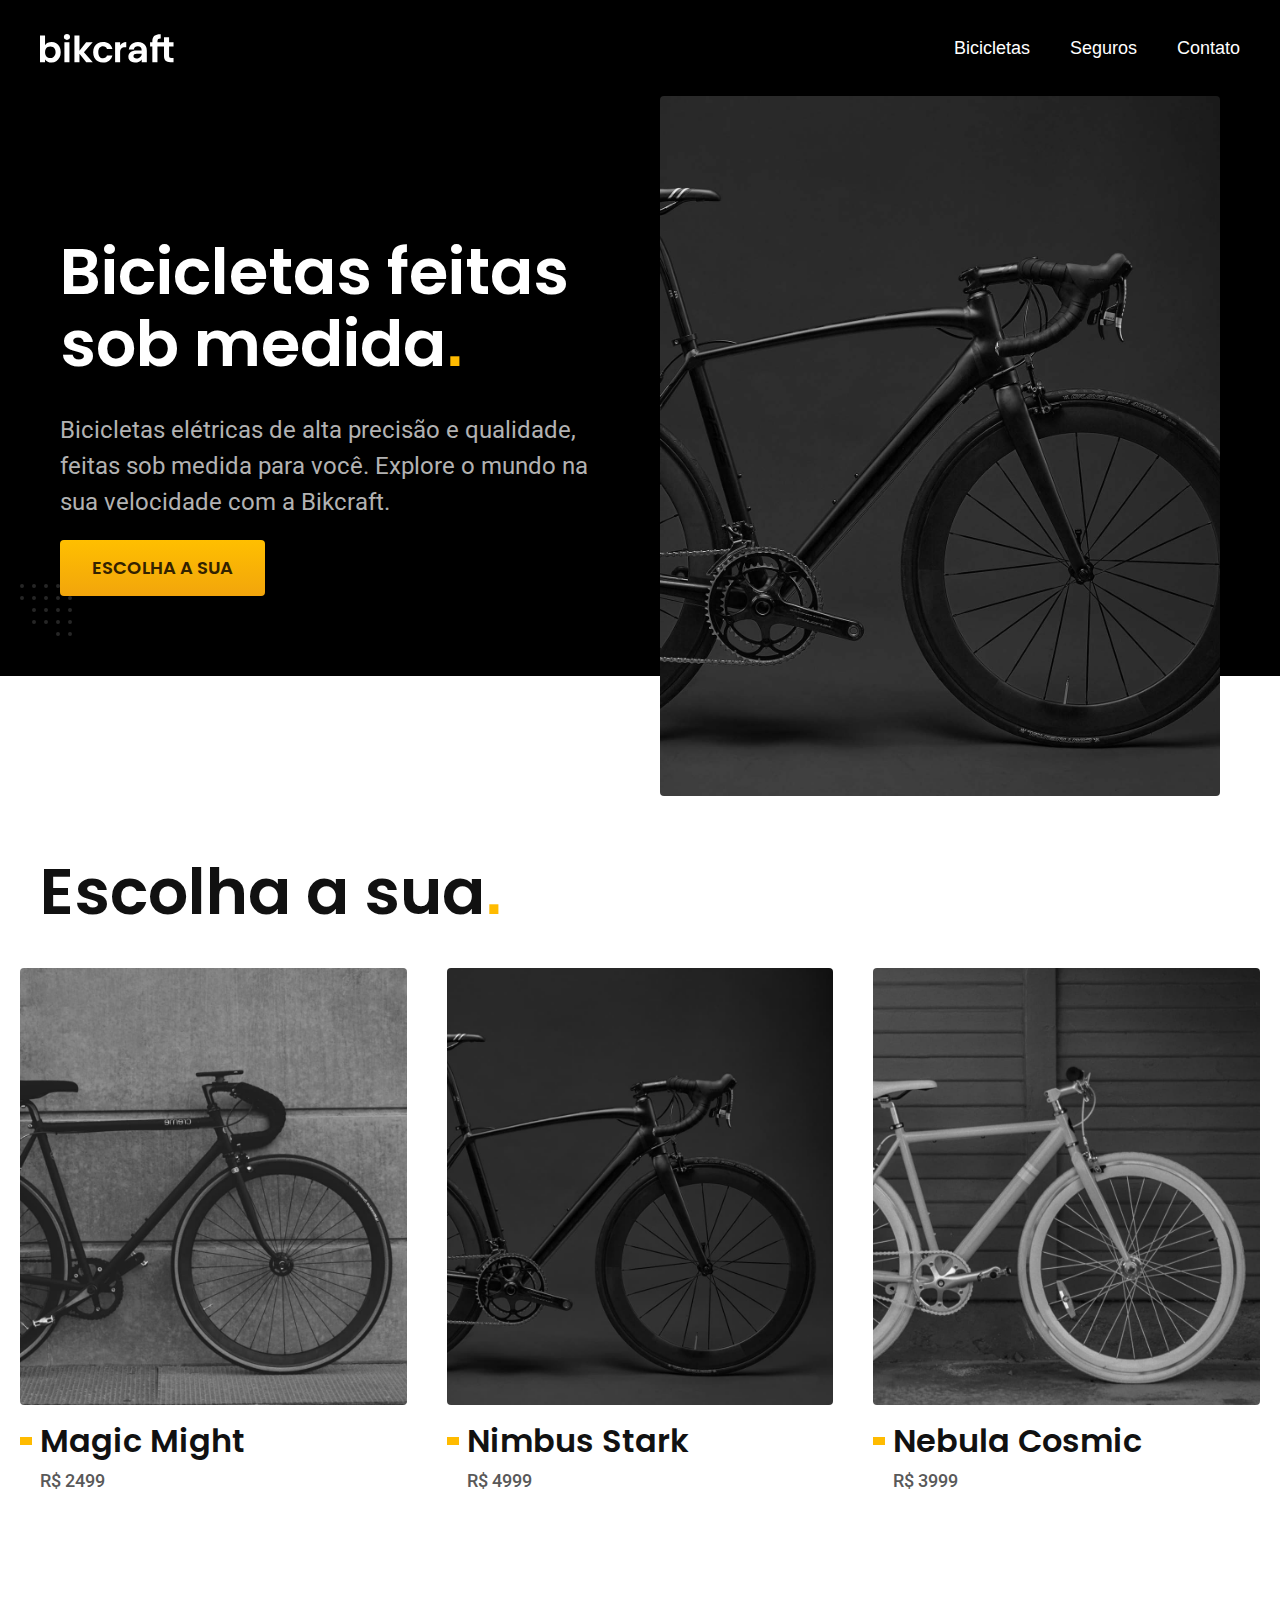
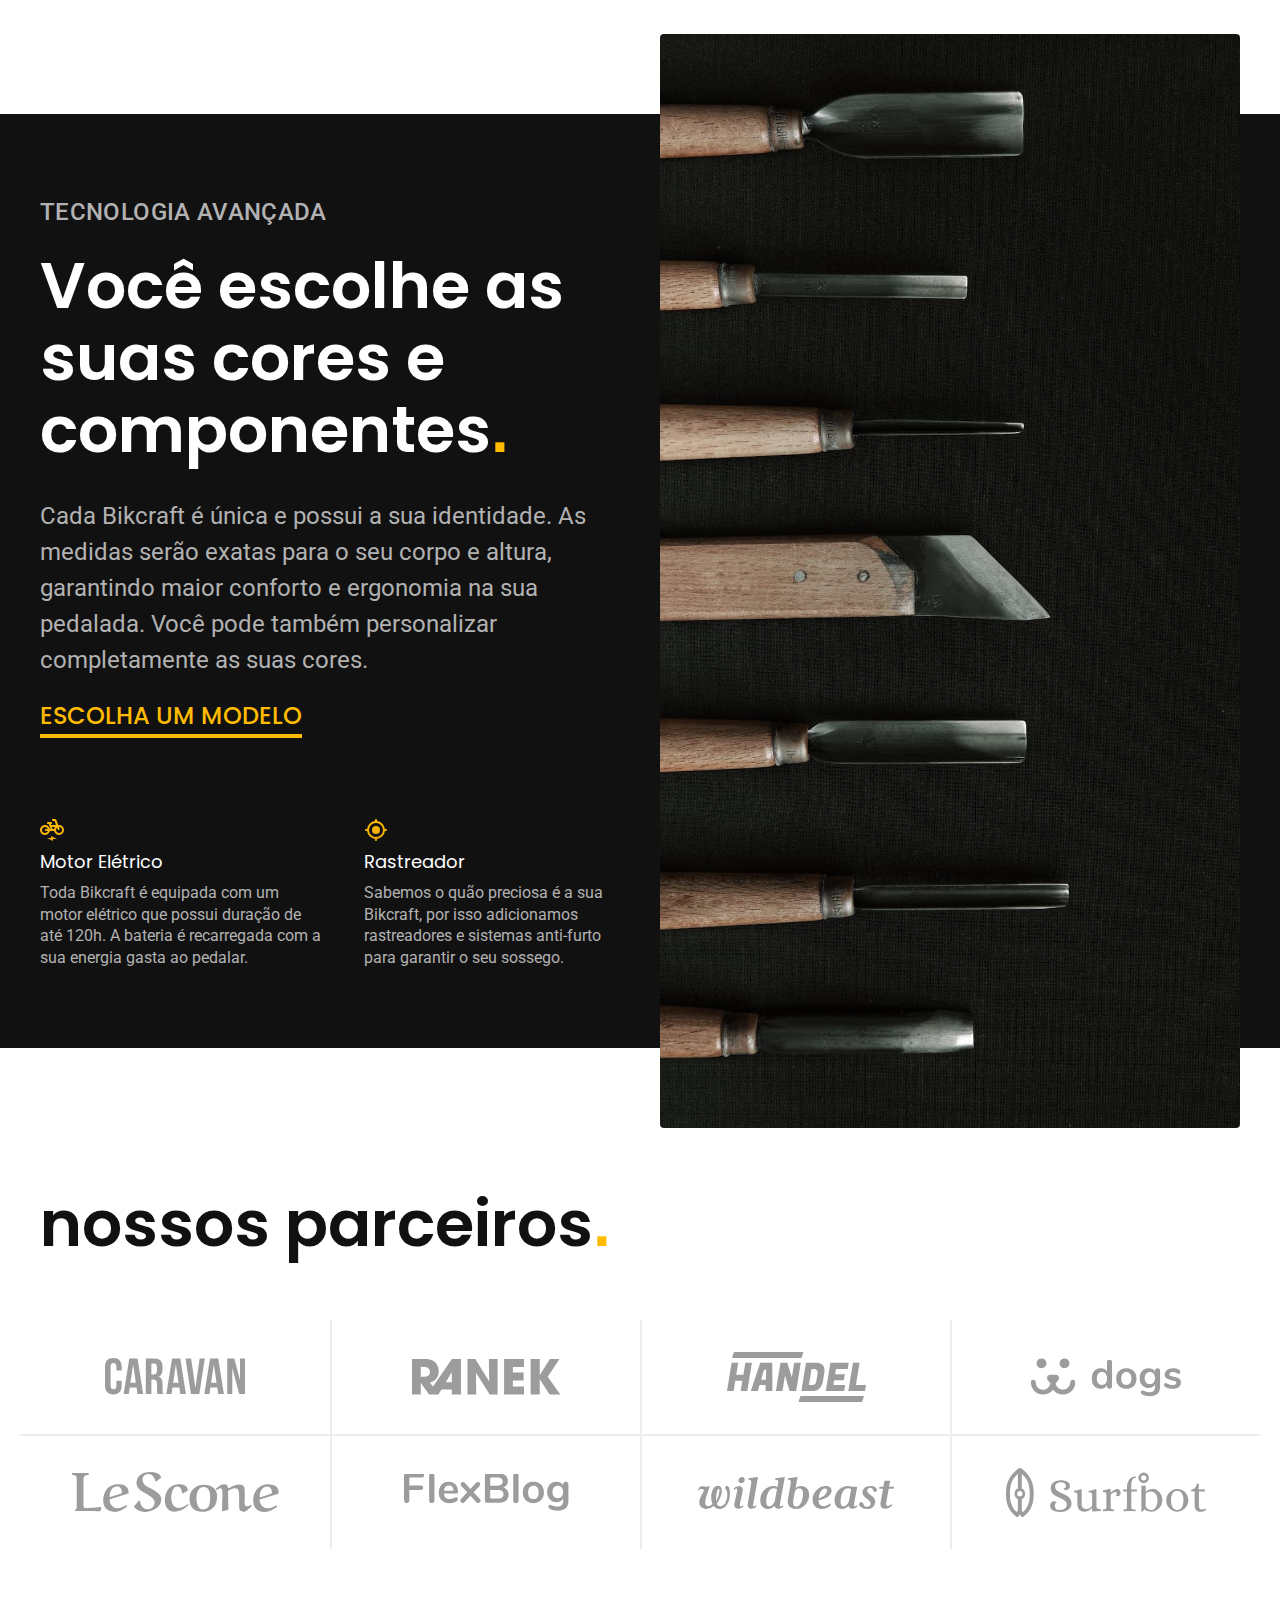
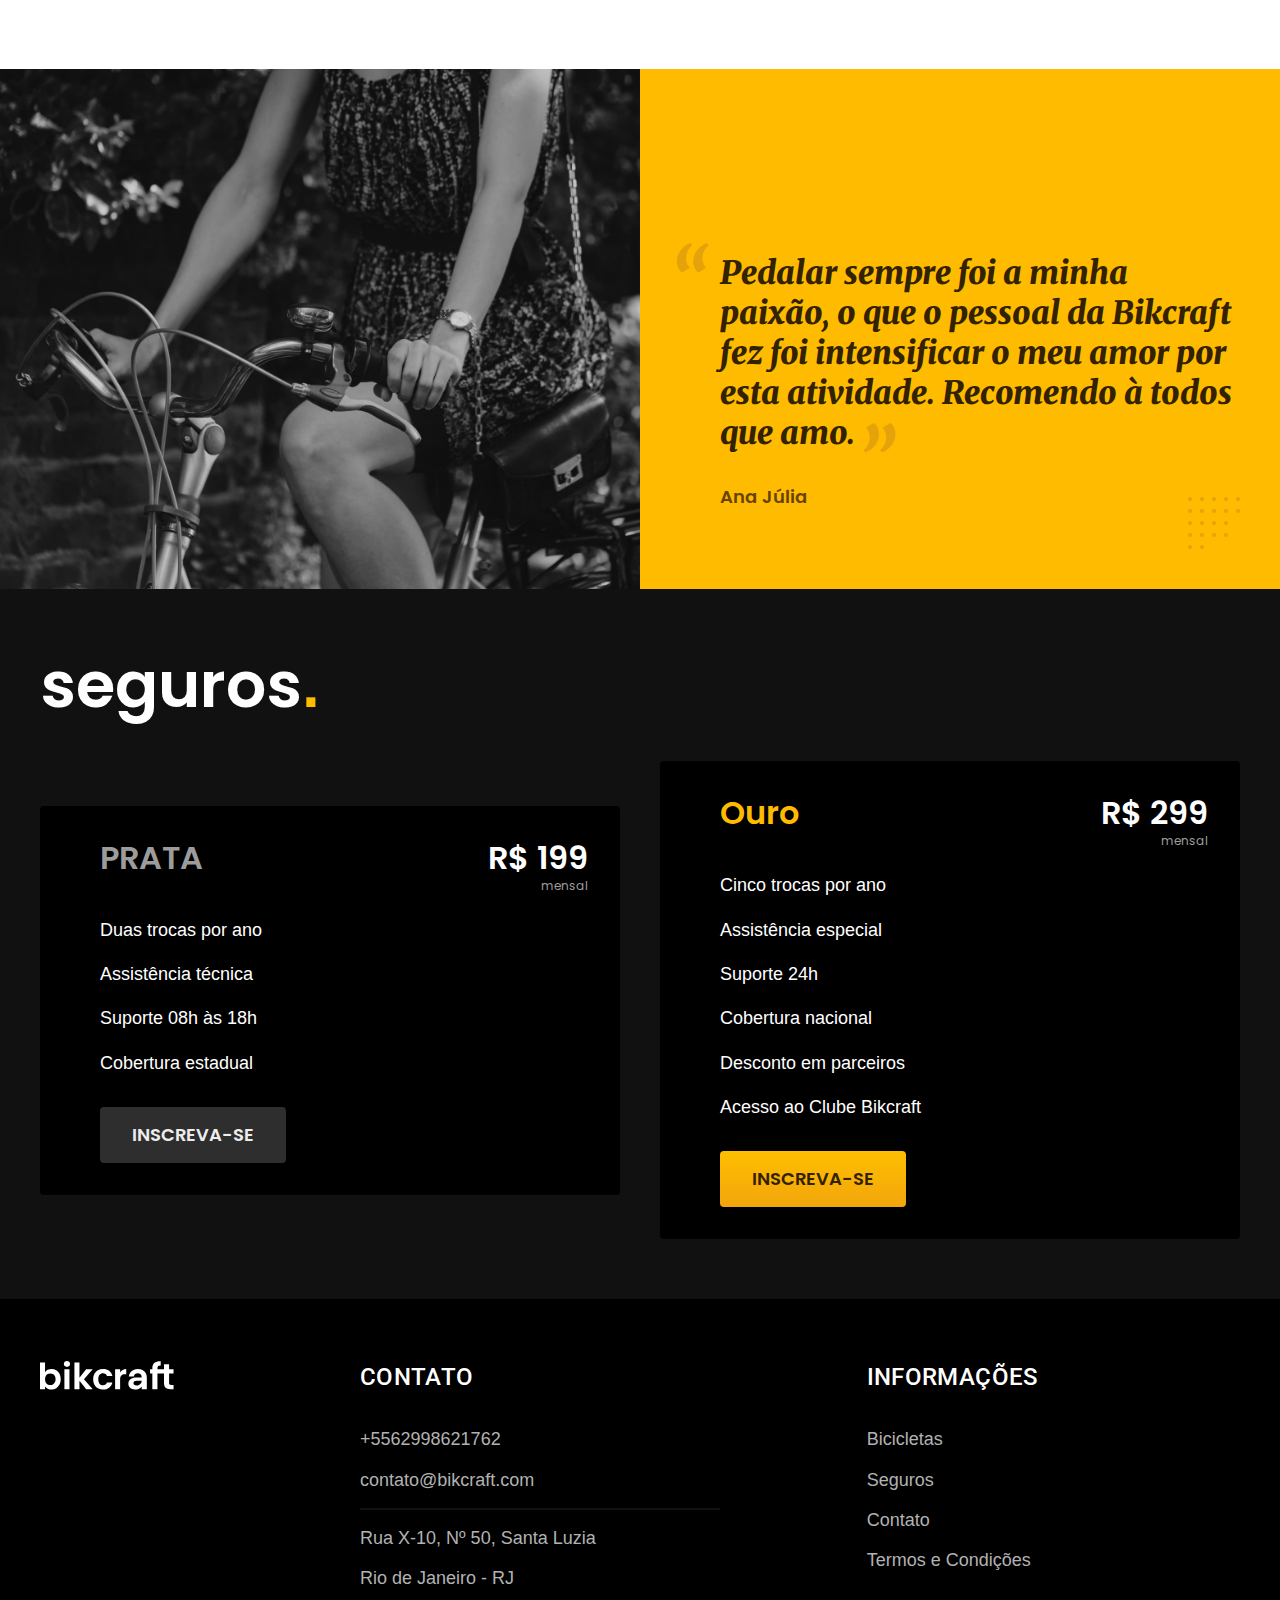
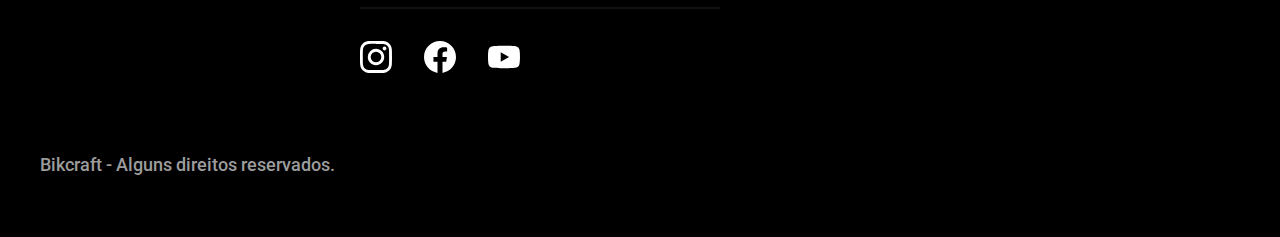
<file: index.html>
<!DOCTYPE html>
<html lang="pt-br">
<head>
  <meta charset="UTF-8">
  <meta name="viewport" content="width=device-width, initial-scale=1.0">
  <title>Bikcraft - Bicicletas Elétricas</title>
  <meta name="description" content="Bicicletas elétricas de alta precisão e qualidade, feitas sob medida para você. Explore o mundo na sua velocidade com a Bikcraft.">
  <link rel="preload" href="./css/style.css" as="style">
  <link rel="shortcut icon" href="./favicon.svg" type="image/svg+xml">
  <link rel="stylesheet" href="./css/style.css">
  <link rel="preconnect" href="https://fonts.googleapis.com">
  <link rel="preconnect" href="https://fonts.gstatic.com" crossorigin>
  <link href="https://fonts.googleapis.com/css2?family=Merriweather:ital,wght@1,900&family=Poppins:wght@400;600&family=Roboto:wght@400;500&display=swap" rel="stylesheet">
  <script>
    document.documentElement.classList.add('js')
  </script>
</head>
<body>
  <header class="header-bg">
    <div class="header container">
      <a href="./">
        <img src="./img/bikcraft.svg" alt="Logotipo Bikcraft">
      </a>
      <nav aria-label="primaria">
        <ul class="header-menu font-1-m cor-0">
          <li><a href="./bicicletas.html">Bicicletas</a></li>
          <li><a href="./seguros.html">Seguros</a></li>
          <li><a href="./contato.html">Contato</a></li>
        </ul>
      </nav>
    </div>
  </header>

  <main class="introducao-bg" data-anime="400">
    <div class="introducao container">
      <div class="introducao-conteudo">
        <h1 class="font-1-xxl  cor-0">Bicicletas feitas sob medida<span class="cor-p1">.</span></h1>
        <p class="font-2-l cor-5">Bicicletas elétricas de alta precisão e qualidade, feitas sob medida para você. Explore o mundo na sua velocidade com a Bikcraft.</p>
        <a class="botao" href="./bicicletas">Escolha a sua</a>
      </div>
      <div>
        <img src="./img/fotos/introducao.jpg" alt="Bicicleta Elétrica Preta">
      </div>
    </div>
  </main>

  <article class="bicicletas-lista">
    <h2 class="font-1-xxl container">Escolha a sua<span class="cor-p1">.</span></h2>

    <ul>
      <li>
        <a href="./bicicletas/magic.html">
          <img src="./img/bicicletas/magic-home.jpg" alt="Bicicleta Preta">
          <h3 class="font-1-xl">Magic Might</h3>
          <span class="font-2-m cor-8">R$ 2499</span>
        </a>
      </li>
      <li>
        <a href="./bicicletas/nimbus.html">
          <img src="./img/bicicletas/nimbus-home.jpg" alt="Bicicleta Preta">
          <h3 class="font-1-xl">Nimbus Stark</h3>
          <span class="font-2-m cor-8">R$ 4999</span>
        </a>
      </li>
      <li>
        <a href="./bicicletas/nebula.html">
          <img src="./img/bicicletas/nebula-home.jpg" alt="Bicicleta Preta">
          <h3 class="font-1-xl">Nebula Cosmic</h3>
          <span class="font-2-m cor-8">R$ 3999</span>
        </a>
      </li>
    </ul>
  </article>

  <article class="tecnologia-bg">
   <div class="tecnologia container">
    <div class="tecnologia-conteudo">
      <span class="font-2-l-b cor-5">Tecnologia Avançada</span>
      <h2 class="font-1-xxl cor-0">Você escolhe as suas cores e componentes<span class="cor-p1">.</span></h2>
      <p class="font-2-l cor-5">Cada Bikcraft é única e possui a sua identidade. As medidas serão exatas para o seu corpo e altura, garantindo maior conforto e ergonomia na sua pedalada. Você pode também personalizar completamente as suas cores.</p>
      <a class="link" href="./bicicletas.html/">escolha um modelo</a>
      <div class="tecnologia-vantagens">
        <div>
          <img src="./img/icones/eletrica.svg" alt="">
          <h3 class="font-1-m cor-0">Motor Elétrico</h3>
          <p class="font-2-s cor-5">Toda Bikcraft é equipada com um motor elétrico que possui duração de até 120h. A bateria é recarregada com a sua energia gasta ao pedalar.</p>
        </div>
        <div>
          <img src="./img/icones/rastreador.svg" alt="">
          <h3 class="font-1-m cor-0">Rastreador</h3>
          <p class="font-2-s cor-5">Sabemos o quão preciosa é a sua Bikcraft, por isso adicionamos rastreadores e sistemas anti-furto para garantir o seu sossego.</p>
        </div>
      </div>
    </div>

    <div class="tecnologia-imagem">
      <img src="./img/fotos/tecnologia.jpg" alt="">
    </div>
   </div>
  </article>

  <section class="parceiros" aria-label="Nossos Parceiros">
    <h2 class="font-1-xxl container">nossos parceiros<span class="cor-p1">.</span></h2>
    <ul>
      <li><img src="./img/parceiros/caravan.svg" alt="Caravan"></li>
      <li><img src="./img/parceiros/ranek.svg" alt="ranek.svg"></li>
      <li><img src="./img/parceiros/handel.svg" alt="handel.svg"></li>
      <li><img src="./img/parceiros/dogs.svg" alt="dogs.svg"></li>
      <li><img src="./img/parceiros/lescone.svg" alt="lescone.svg"></li>
      <li><img src="./img/parceiros/flexblog.svg" alt="flexblog.svg"></li>
      <li><img src="./img/parceiros/wildbeast.svg" alt="wildbeast.svg"></li>
      <li><img src="./img/parceiros/surfbot.svg" alt="surfbot.svg"></li>
    </ul>
  </section>

  <section class="depoimento" aria-label="depoimento">
    <div>
      <img src="./img/fotos/depoimento.jpg" alt="Mulher Pedalando Uma Bicicleta Bikcraft">
    </div>
    <div class="depoimento-conteudo">
      <blockquote class="font-1-xl cor-p5">
        <p>Pedalar sempre foi a minha paixão, o que o pessoal da Bikcraft fez foi intensificar o meu amor por esta atividade. Recomendo à todos que amo.</p>
      </blockquote>
      <span class="font-1-m-b cor-p4">Ana Júlia</span>
    </div>
  </section>

  <article class="seguros-bg">
    <div class="seguros container">
      <h2 class="font-1-xxl cor-0">seguros<span class="cor-p1">.</span></h2>
      <div class="seguros-item">
        <h3 class="font-1-xl cor-6">PRATA</h3>
        <span class="font-1-xl cor-0">R$ 199 <span class="font-1-xs cor-6">mensal</span></span>
        <ul class="font-2-m cor-0">
          <li>Duas trocas por ano</li>
          <li>Assistência técnica</li>
          <li>Suporte 08h às 18h</li>
          <li>Cobertura estadual</li>
        </ul>
        <a class="botao secundario" href="./orcamento.html">Inscreva-se</a>
      </div>

      <div class="seguros-item">
        <h3 class="font-1-xl cor-p1">Ouro</h3>
        <span class="font-1-xl cor-0">R$ 299 <span class="font-1-xs cor-6">mensal</span></span>
        <ul class="font-2-m cor-0">
          <li>Cinco trocas por ano</li>
          <li>Assistência especial</li>
          <li>Suporte 24h</li>
          <li>Cobertura nacional</li>
          <li>Desconto em parceiros</li>
          <li>Acesso ao Clube Bikcraft</li>
        </ul>
        <a class="botao" href="./orcamento.html">Inscreva-se</a>
      </div>
    </div>
  </article>

  <footer class="footer-bg">
    <div class="footer container">
      <img src="./img/bikcraft.svg" alt="">
      <div class="footer-contato">
        <h3 class="font-2-l-b cor-0">Contato</h3>
        <ul class="font-2-m cor-5">
          <li><a href="tel:+5562998621762">+5562998621762</a></li>
          <li><a href="mailto:contato@bikcraft.com">contato@bikcraft.com</a></li>
          <li>Rua X-10, Nº 50, Santa Luzia</li>
          <li>Rio de Janeiro - RJ</li>
        </ul>
        <div class="footer-redes">
          <a href="./">
            <img src="./img/redes/instagram.svg" alt="Instagram">
          </a>
          <a href="./">
            <img src="./img/redes/facebook.svg" alt="facebook">
          </a>
          <a href="./">
            <img src="./img/redes/youtube.svg" alt="Youtube">
          </a>
        </div>
      </div>
      <div class="footer-informacoes">
        <h3 class="font-2-l-b cor-0">Informações</h3>
        <nav>
          <ul class="font-1-m cor-5">
            <li><a href="./bicicletas.html">Bicicletas</a></li>
            <li><a href="./seguros.html">Seguros</a></li>
            <li><a href="./contato.html">Contato</a></li>
            <li><a href="./termos.html">Termos e Condições</a></li>
          </ul>
        </nav>
      </div>
      <p class="footer-copy font-2-m cor-6">Bikcraft - Alguns direitos reservados.</p>
    </div>
  </footer>

  <script src="./js/plugins/simple-anime.js"></script>
  <script src="./js/script.js"></script>
</body>
</html>
</file>
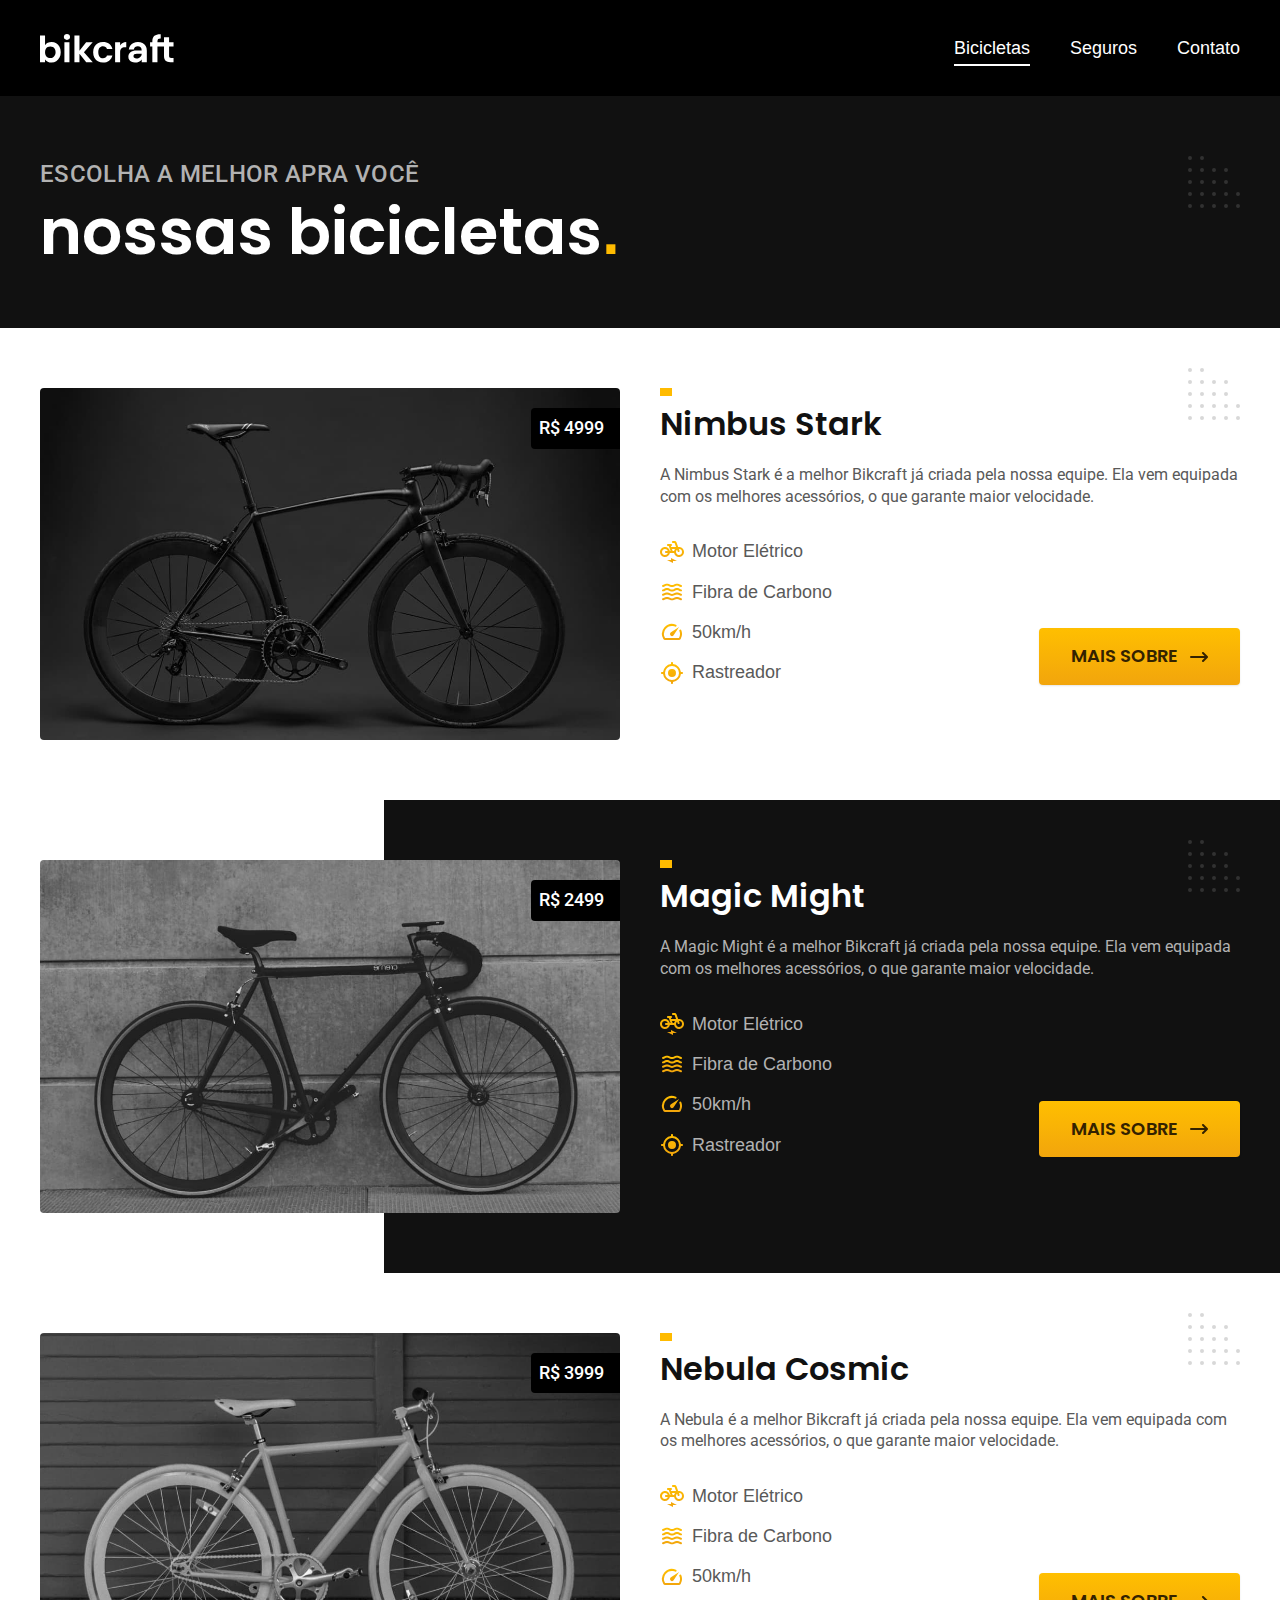
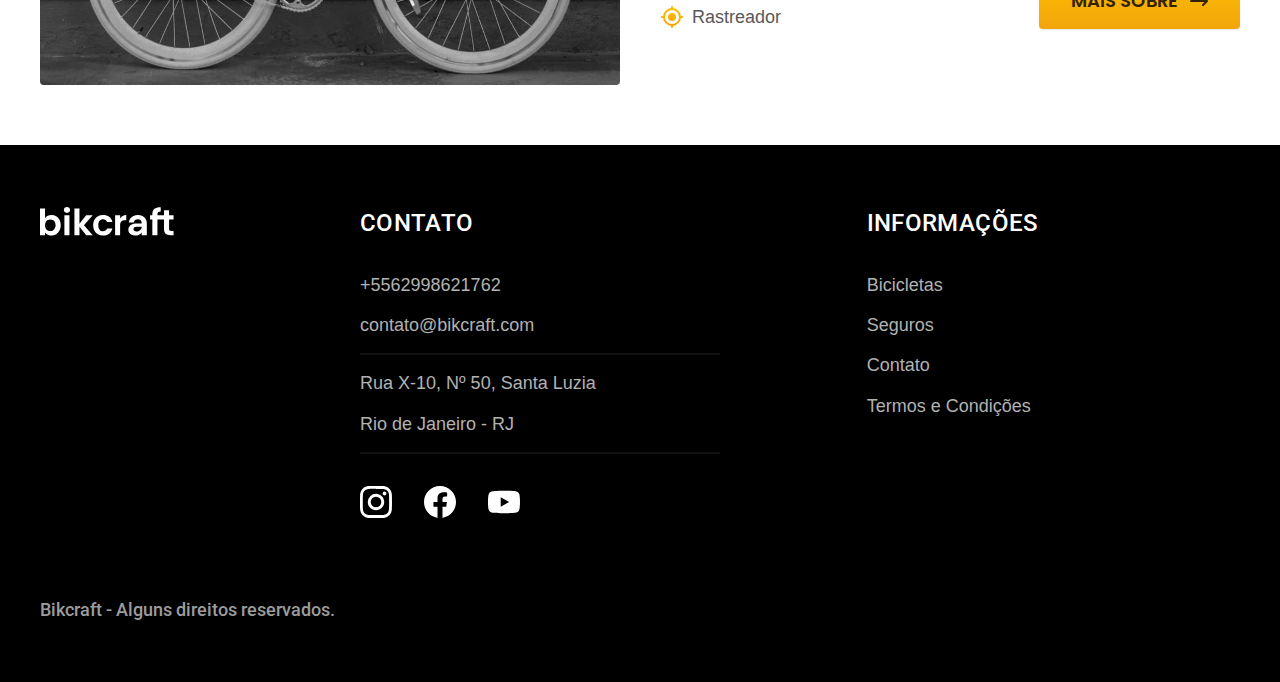
<file: bicicletas.html>
<!DOCTYPE html>
<html lang="pt-br">
<head>
  <meta charset="UTF-8">
  <meta name="viewport" content="width=device-width, initial-scale=1.0">
  <title>Bicicletas | Bikcraft</title>
  <meta name="description" content="Termos e Condições">
  <link rel="preload" href="./css/style.css" as="style">
  <link rel="shortcut icon" href="./favicon.svg" type="image/svg+xml">
  <link rel="stylesheet" href="./css/style.css">
  <link rel="preconnect" href="https://fonts.googleapis.com">
  <link rel="preconnect" href="https://fonts.gstatic.com" crossorigin>
  <link href="https://fonts.googleapis.com/css2?family=Merriweather:ital,wght@1,900&family=Poppins:wght@400;600&family=Roboto:wght@400;500&display=swap" rel="stylesheet">
  <script>
    document.documentElement.classList.add('js')
  </script>
</head>
<body id="bicicletas">
  <header class="header-bg">
    <div class="header container">
      <a href="./">
        <img src="./img/bikcraft.svg" alt="Logotipo Bikcraft">
      </a>
      <nav aria-label="primaria">
        <ul class="header-menu font-1-m cor-0">
          <li><a href="./bicicletas.html">Bicicletas</a></li>
          <li><a href="./seguros.html">Seguros</a></li>
          <li><a href="./contato.html">Contato</a></li>
        </ul>
      </nav>
    </div>
  </header>

  <main>
    <div class="titulo-bg">
      <div class="titulo container">
        <p class="font-2-l-b cor-5">Escolha a melhor apra você</p>
        <h1 class="font-1-xxl cor-0">nossas bicicletas<span class="cor-p1">.</span></h1>
      </div>
    </div>


      <div class="bicicletas container">
        <div class="bicicletas-imagem">
          <img src="./img/bicicletas/nimbus.jpg" alt="Bicicleta Preta">
          <span class="font-2-m cor-0">R$ 4999</span>
        </div>
        <div class="bicicletas-conteudo">
          <h2 class="font-1-xl">Nimbus Stark</h2>
          <p class="font-2-s cor-8">A Nimbus Stark é a melhor Bikcraft já criada pela nossa equipe. Ela vem equipada com os melhores acessórios, o que garante maior velocidade.</p>
          <ul class="font-1-m cor-8">
            <li>
              <img src="./img/icones/eletrica.svg" alt="">
              Motor Elétrico
            </li>
            <li>
              <img src="./img/icones/carbono.svg" alt="">
              Fibra de Carbono
            </li>
            <li>
              <img src="./img/icones/velocidade.svg" alt="">
              50km/h
            </li>
            <li>
              <img src="./img/icones/rastreador.svg" alt="">
              Rastreador
            </li> 
          </ul>
          <a class="botao seta" href="./bicicletas/nimbus.html">Mais Sobre</a>
        </div>
      </div>


    <div class="bicicletas-bg">
      <div class="bicicletas container">
        <div class="bicicletas-imagem">
          <img src="./img/bicicletas/magic.jpg" alt="Bicicleta Preta">
          <span class="font-2-m cor-0">R$ 2499</span>
        </div>
        <div class="bicicletas-conteudo">
          <h2 class="font-1-xl cor-0">Magic Might</h2>
          <p class="font-2-s cor-5">A Magic Might é a melhor Bikcraft já criada pela nossa equipe. Ela vem equipada com os melhores acessórios, o que garante maior velocidade.</p>
          <ul class="font-1-m cor-5">
            <li>
              <img src="./img/icones/eletrica.svg" alt="">
              Motor Elétrico
            </li>
            <li>
              <img src="./img/icones/carbono.svg" alt="">
              Fibra de Carbono
            </li>
            <li>
              <img src="./img/icones/velocidade.svg" alt="">
              50km/h
            </li>
            <li>
              <img src="./img/icones/rastreador.svg" alt="">
              Rastreador
            </li> 
          </ul>
          <a class="botao seta" href="./bicicletas/magic.html">Mais Sobre</a>
        </div>
      </div>
    </div>


      <div class="bicicletas container">
        <div class="bicicletas-imagem">
          <img src="./img/bicicletas/nebula.jpg" alt="Bicicleta Preta">
          <span class="font-2-m cor-0">R$ 3999</span>
        </div>
        <div class="bicicletas-conteudo">
          <h2 class="font-1-xl">Nebula Cosmic</h2>
          <p class="font-2-s cor-8">A Nebula é a melhor Bikcraft já criada pela nossa equipe. Ela vem equipada com os melhores acessórios, o que garante maior velocidade.</p>
          <ul class="font-1-m cor-8">
            <li>
              <img src="./img/icones/eletrica.svg" alt="">
              Motor Elétrico
            </li>
            <li>
              <img src="./img/icones/carbono.svg" alt="">
              Fibra de Carbono
            </li>
            <li>
              <img src="./img/icones/velocidade.svg" alt="">
              50km/h
            </li>
            <li>
              <img src="./img/icones/rastreador.svg" alt="">
              Rastreador
            </li> 
          </ul>
          <a class="botao seta" href="./bicicletas/nebula.html">Mais Sobre</a>
        </div>
      </div>

  </main>

  <footer class="footer-bg">
    <div class="footer container">
      <img src="./img/bikcraft.svg" alt="">
      <div class="footer-contato">
        <h3 class="font-2-l-b cor-0">Contato</h3>
        <ul class="font-2-m cor-5">
          <li><a href="tel:+5562998621762">+5562998621762</a></li>
          <li><a href="mailto:contato@bikcraft.com">contato@bikcraft.com</a></li>
          <li>Rua X-10, Nº 50, Santa Luzia</li>
          <li>Rio de Janeiro - RJ</li>
        </ul>
        <div class="footer-redes">
          <a href="./">
            <img src="./img/redes/instagram.svg" alt="Instagram">
          </a>
          <a href="./">
            <img src="./img/redes/facebook.svg" alt="facebook">
          </a>
          <a href="./">
            <img src="./img/redes/youtube.svg" alt="Youtube">
          </a>
        </div>
      </div>
      <div class="footer-informacoes">
        <h3 class="font-2-l-b cor-0">Informações</h3>
        <nav>
          <ul class="font-1-m cor-5">
            <li><a href="./bicicletas.html">Bicicletas</a></li>
            <li><a href="./seguros.html">Seguros</a></li>
            <li><a href="./contato.html">Contato</a></li>
            <li><a href="./termos.html">Termos e Condições</a></li>
          </ul>
        </nav>
      </div>
      <p class="footer-copy font-2-m cor-6">Bikcraft - Alguns direitos reservados.</p>
    </div>
  </footer>
  <script src="./js/script.js"></script>
</body>
</html>
</file>
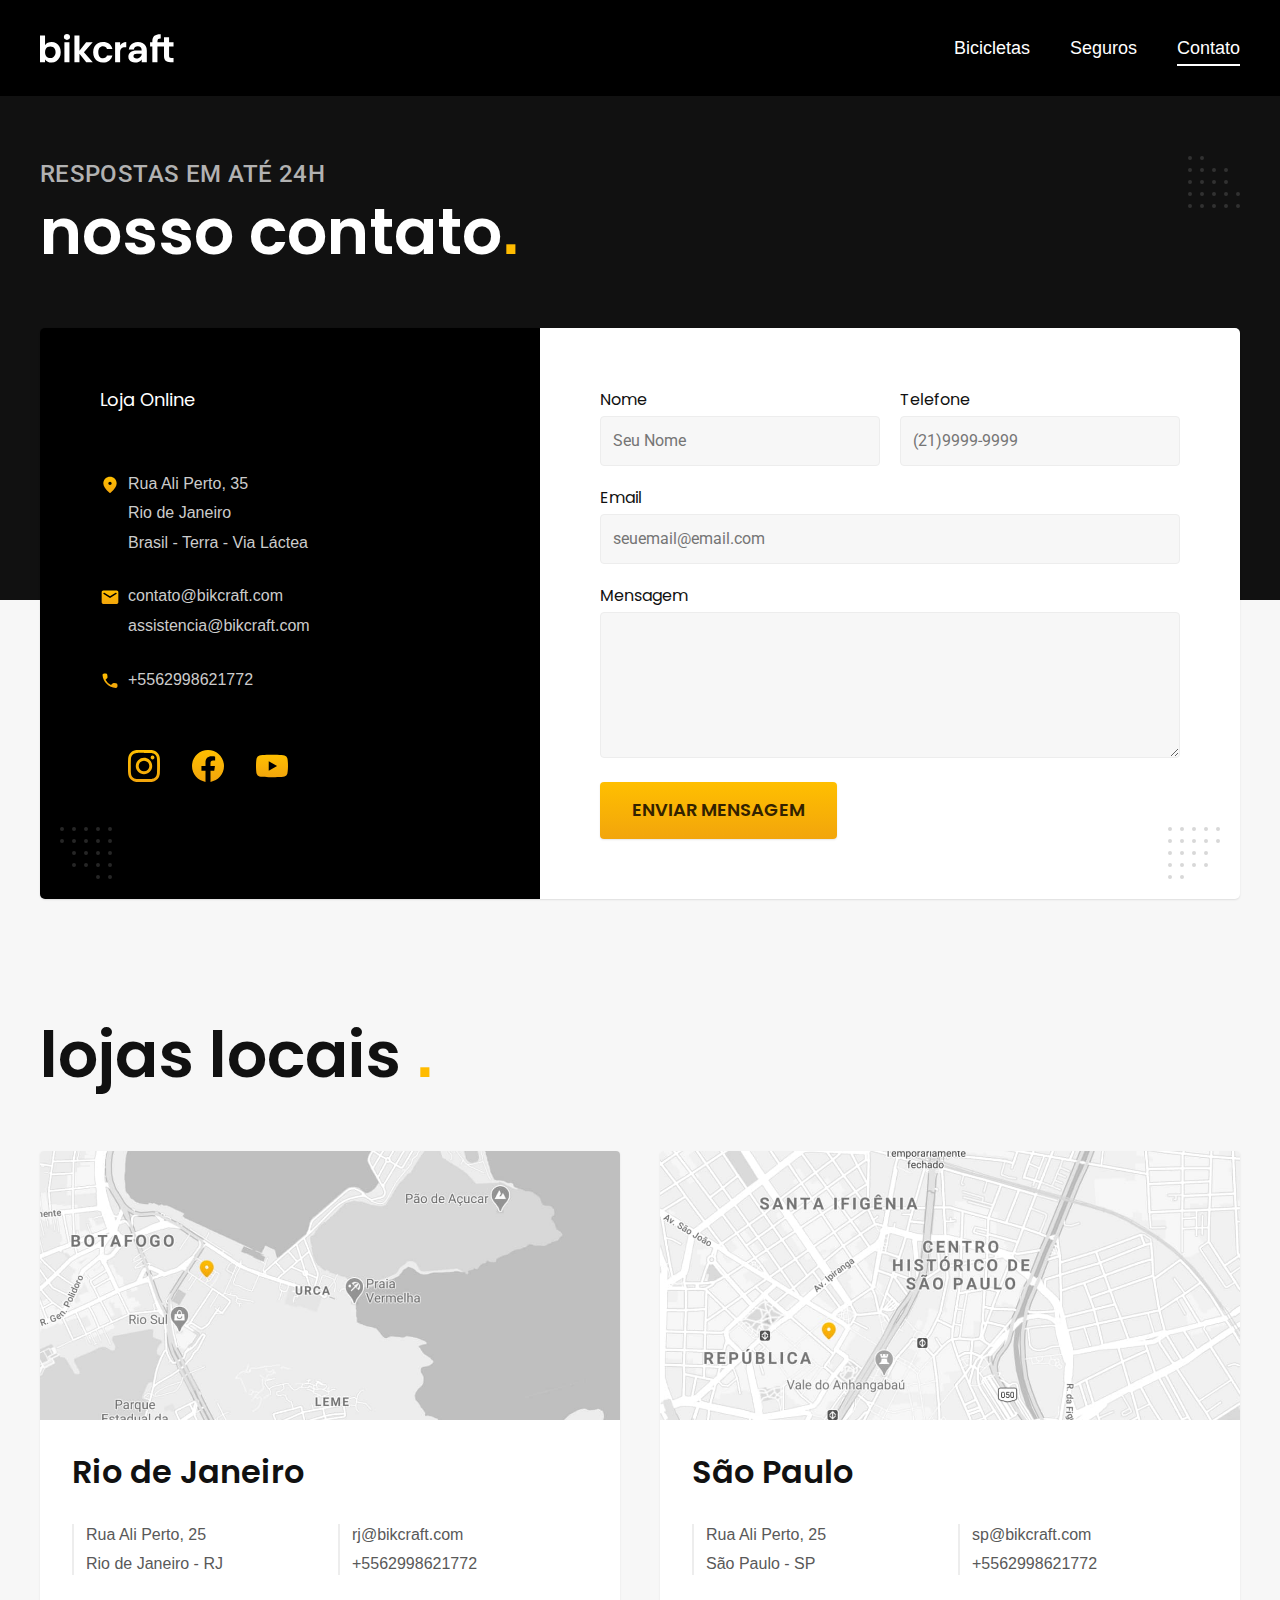
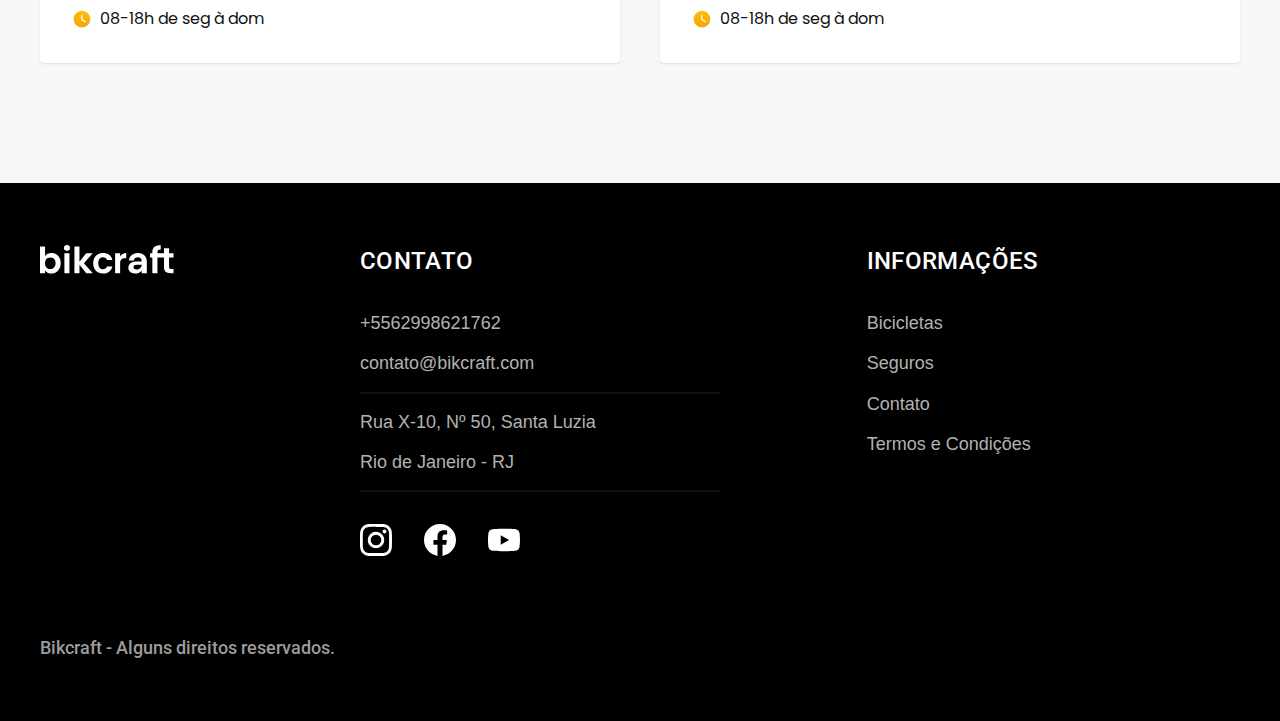
<file: contato.html>
<!DOCTYPE html>
<html lang="pt-br">
<head>
  <meta charset="UTF-8">
  <meta name="viewport" content="width=device-width, initial-scale=1.0">
  <title>Contato | Bikcraft</title>
  <meta name="description" content="Termos e Condições">
  <link rel="preload" href="./css/style.css" as="style">
  <link rel="shortcut icon" href="./favicon.svg" type="image/svg+xml">
  <link rel="stylesheet" href="./css/style.css">
  <link rel="preconnect" href="https://fonts.googleapis.com">
  <link rel="preconnect" href="https://fonts.gstatic.com" crossorigin>
  <link href="https://fonts.googleapis.com/css2?family=Merriweather:ital,wght@1,900&family=Poppins:wght@400;600&family=Roboto:wght@400;500&display=swap" rel="stylesheet">
  <script>
    document.documentElement.classList.add('js')
  </script>
</head>
<body id="contato">
  <header class="header-bg">
    <div class="header container">
      <a href="./">
        <img src="./img/bikcraft.svg" alt="Logotipo Bikcraft">
      </a>
      <nav aria-label="primaria">
        <ul class="header-menu font-1-m cor-0">
          <li><a href="./bicicletas.html">Bicicletas</a></li>
          <li><a href="./seguros.html">Seguros</a></li>
          <li><a href="./contato.html">Contato</a></li>
        </ul>
      </nav>
    </div>
  </header>

  <main>
    <div class="titulo-bg">
      <div class="titulo container">
        <p class="font-2-l-b cor-5">Respostas em até 24h</p>
        <h1 class="font-1-xxl cor-0">nosso contato<span class="cor-p1">.</span></h1>
      </div>
    </div>

    <div class="contato container">
      <section class="contato-dados" aria-label="endereço">
        <h2 class="font-1-m cor-0">Loja Online</h2>
        <div class="contato-endereco font-2-s cor-4">
          <p>Rua Ali Perto, 35</p>
          <p>Rio de Janeiro</p>
          <p>Brasil - Terra - Via Láctea</p>
        </div>
        <address class="contato-meios font-2-s cor-4">
          <a href="mailto:contato@bikcraft.com">contato@bikcraft.com</a>
          <a href="mailto:assistencia@bikcraft.com">assistencia@bikcraft.com</a>
          <a href="tel:+5562998621772">+5562998621772</a>
        </address>
        <div class="contato-redes">
          <a href="./">
            <img src="./img/redes/instagram-p.svg" alt="Instagram">
          </a>  
          <a href="./">
            <img src="./img/redes/facebook-p.svg" alt="facebook">
          </a>
          <a href="./">
            <img src="./img/redes/youtube-p.svg" alt="Youtube">
          </a>
        </div>
      </section>
      <section class="contato-formulario">
        <form class="form" action="./contato.html">
          <div>
            <label for="nome">Nome</label>
            <input type="text" id="nome" name="nome" placeholder="Seu Nome">
          </div>
          <div>
            <label for="telefone">Telefone</label>
            <input type="text" id="telefone" name="telefone" placeholder="(21)9999-9999">
          </div>
          <div class="col-2">
            <label for="email">Email</label>
            <input type="email" id="email" name="email" placeholder="seuemail@email.com">
          </div>
          <div class="col-2">
            <label for="mensagem">Mensagem</label>
            <textarea rows="5" id="mensagem" name="mensagem" placeholder="O que você precisa">  
            </textarea>
          </div>
          <button class="botao col-2">Enviar Mensagem</button>
        </form>
      </section>
    </div>
  </main>

  <article class="lojas container">
    <h2 class="font-1-xxl">lojas locais <span class="cor-p1">.</span></h2>
    <div class="lojas-item">
      <img src="./img/lojas/rj.jpg" alt="mapa marcando endereco da loja do rj">
      <div class="lojas-conteudo">
        <h3 class="font-1-xl">Rio de Janeiro</h3>
        <div class="lojas-dados font-2-s cor-8">
          <p>Rua Ali Perto, 25</p>
          <p>Rio de Janeiro - RJ</p>
        </div>
        <div class="lojas-dados font-2-s cor-8">
          <a href="mailto:rj@bikcraft.com">rj@bikcraft.com</a>
            <a href="tel:+5562998621772">+5562998621772</a>
        </div>
        <p class="lojas-tempo font-1-s"><img src="./img//icones/horario.svg" alt="">08-18h de seg à dom</p>
      </div>
    </div>

    <div class="lojas-item">
      <img src="./img/lojas/sp.jpg" alt="mapa marcando endereco da loja de sp">
      <div class="lojas-conteudo">
        <h3 class="font-1-xl">São Paulo</h3>
        <div class="lojas-dados font-2-s cor-8">
          <p>Rua Ali Perto, 25</p>
          <p>São Paulo - SP</p>
        </div>
        <div class="lojas-dados font-2-s cor-8">
          <a href="mailto:sp@bikcraft.com">sp@bikcraft.com</a>
            <a href="tel:+5562998621772">+5562998621772</a>
        </div>
        <p class="lojas-tempo font-1-s"><img src="./img//icones/horario.svg" alt="">08-18h de seg à dom</p>
      </div>
    </div>
  </article>

  <footer class="footer-bg">
    <div class="footer container">
      <img src="./img/bikcraft.svg" alt="">
      <div class="footer-contato">
        <h3 class="font-2-l-b cor-0">Contato</h3>
        <ul class="font-2-m cor-5">
          <li><a href="tel:+5562998621762">+5562998621762</a></li>
          <li><a href="mailto:contato@bikcraft.com">contato@bikcraft.com</a></li>
          <li>Rua X-10, Nº 50, Santa Luzia</li>
          <li>Rio de Janeiro - RJ</li>
        </ul>
        <div class="footer-redes">
          <a href="./">
            <img src="./img/redes/instagram.svg" alt="Instagram">
          </a>
          <a href="./">
            <img src="./img/redes/facebook.svg" alt="facebook">
          </a>
          <a href="./">
            <img src="./img/redes/youtube.svg" alt="Youtube">
          </a>
        </div>
      </div>
      <div class="footer-informacoes">
        <h3 class="font-2-l-b cor-0">Informações</h3>
        <nav>
          <ul class="font-1-m cor-5">
            <li><a href="./bicicletas.html">Bicicletas</a></li>
            <li><a href="./seguros.html">Seguros</a></li>
            <li><a href="./contato.html">Contato</a></li>
            <li><a href="./termos.html">Termos e Condições</a></li>
          </ul>
        </nav>
      </div>
      <p class="footer-copy font-2-m cor-6">Bikcraft - Alguns direitos reservados.</p>
    </div>
  </footer>
  <script src="./js/script.js"></script>
</body>
</html>
</file>
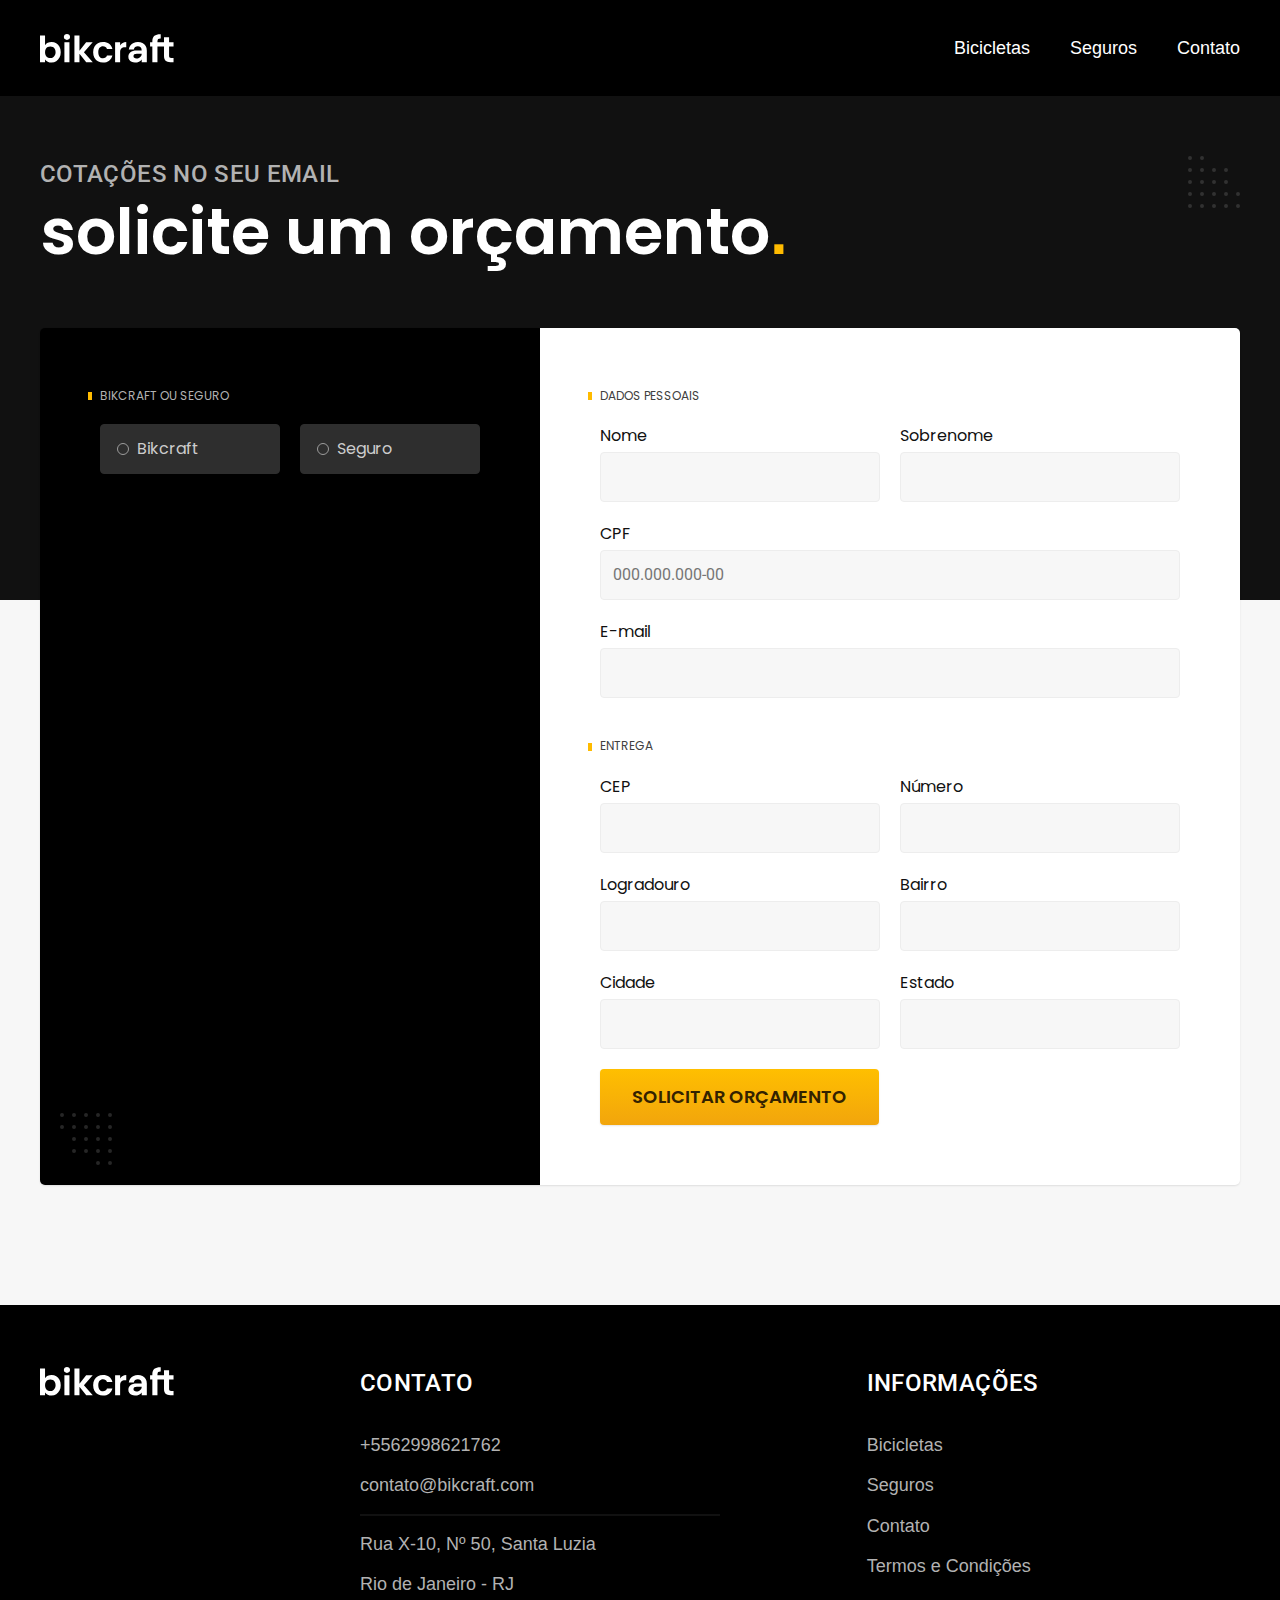
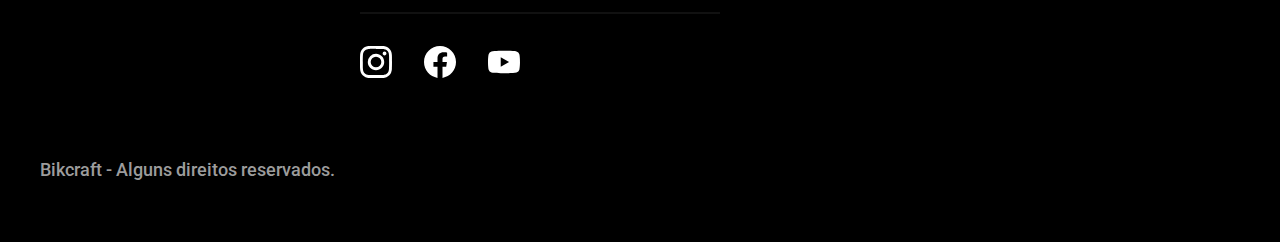
<file: orcamento.html>
<!DOCTYPE html>
<html lang="pt-br">
<head>
  <meta charset="UTF-8">
  <meta name="viewport" content="width=device-width, initial-scale=1.0">
  <title>Orçamento | Bikcraft</title>
  <meta name="description" content="Orçamento">
  <link rel="preload" href="./css/style.css" as="style">
  <link rel="shortcut icon" href="./favicon.svg" type="image/svg+xml">
  <link rel="stylesheet" href="./css/style.css">
  <link rel="preconnect" href="https://fonts.googleapis.com">
  <link rel="preconnect" href="https://fonts.gstatic.com" crossorigin>
  <link href="https://fonts.googleapis.com/css2?family=Merriweather:ital,wght@1,900&family=Poppins:wght@400;600&family=Roboto:wght@400;500&display=swap" rel="stylesheet">
  <script>
    document.documentElement.classList.add('js')
  </script>
</head>
<body id="orcamento">
  <header class="header-bg">
    <div class="header container">
      <a href="./">
        <img src="./img/bikcraft.svg" alt="Logotipo Bikcraft">
      </a>
      <nav aria-label="primaria">
        <ul class="header-menu font-1-m cor-0">
          <li><a href="./bicicletas.html">Bicicletas</a></li>
          <li><a href="./seguros.html">Seguros</a></li>
          <li><a href="./contato.html">Contato</a></li>
        </ul>
      </nav>
    </div>
  </header>

  <main>
    <div class="titulo-bg">
      <div class="titulo container">
        <p class="font-2-l-b cor-5">Cotações no seu email</p>
        <h1 class="font-1-xxl cor-0">solicite um orçamento<span class="cor-p1">.</span></h1>
      </div>
    </div>

    <form class="orcamento container" action="./">
      <div class="orcamento-produto">
        <h2 class="font-1-xs cor-5">Bikcraft ou Seguro</h2>

        <input type="radio" name="tipo" value="bikcraft" id="bikcraft">
        <label for="bikcraft">Bikcraft</label>

        <input type="radio" name="tipo" value="seguro" id="seguro">
        <label for="seguro">Seguro</label>

        <div class="orcamento-conteudo" id="orcamento-bikcraft">
          <h2 class="font-1-xs cor-5">Escolha a sua</h2>

          <input type="radio" name="produto" value="nimbus" id="nimbus">
          <label for="nimbus">Nimbus Stark <span>R$ 4999</span></label>
          <div class="orcamento-detalhes">
            <ul class="font-1-xs cor-8">
              <li><img src="./img/icones/eletrica.svg" alt="motor elétrico">Motor Elétrico</li>
              <li><img src="./img/icones/carbono.svg" alt="fibra de carbono">Fibra de Carbono</li>
              <li><img src="./img/icones/velocidade.svg" alt="50km/h">50 km/h</li>
              <li><img src="./img/icones/rastreador.svg" alt="rastreador">Rastreador</li>
            </ul>
            <img src="./img/bicicletas/nimbus.jpg" alt="bicicleta preta">
          </div>

          <input type="radio" name="produto" value="magic" id="magic">
          <label for="magic">Magic Might <span>R$ 2499</span></label>
          <div class="orcamento-detalhes">
            <ul class="font-1-xs cor-8">
              <li><img src="./img/icones/eletrica.svg" alt="motor elétrico">Motor Elétrico</li>
              <li><img src="./img/icones/carbono.svg" alt="fibra de carbono">Fibra de Carbono</li>
              <li><img src="./img/icones/velocidade.svg" alt="50km/h">45 km/h</li>
              <li><img src="./img/icones/rastreador.svg" alt="rastreador">Rastreador</li>
            </ul>
            <img src="./img/bicicletas/magic.jpg" alt="bicicleta preta">
          </div>

          <input type="radio" name="produto" value="nebula" id="nebula">
          <label for="nebula">Nebula Cosmic R$ 3999</label>
          <div class="orcamento-detalhes">
            <ul class="font-1-xs cor-8">
              <li><img src="./img/icones/eletrica.svg" alt="motor elétrico">Motor Elétrico</li>
              <li><img src="./img/icones/carbono.svg" alt="fibra de carbono">Fibra de Carbono</li>
              <li><img src="./img/icones/velocidade.svg" alt="50km/h">40 km/h</li>
              <li><img src="./img/icones/rastreador.svg" alt="rastreador">Rastreador</li>
            </ul>
            <img src="./img/bicicletas/nebula.jpg" alt="bicicleta preta">
          </div>
        </div>

        <div class="orcamento-conteudo" id="orcamento-seguro">
          <h2 class="font-1-xs cor-5">Escolha o plano</h2>

          <input type="radio" name="produto" value="prata" id="prata">
          <label for="prata">Prata <span>R$ 199</span></label>

          <input type="radio" name="produto" value="ouro" id="ouro">
          <label for="ouro">Ouro <span>R$ 299</span></label>


        </div>

      </div>

      <div class="orcamento-dados form">
        <h2 class="font-1-xs cor-9 col-2">dados pessoais</h2>
        <div>
          <label for="nome">Nome</label>
          <input type="text" id="nome" name="nome">
        </div>
        <div>
          <label for="sobrenome">Sobrenome</label>
          <input type="text" id="sobrenome" name="sobrenome">
        </div>
        <div class="col-2">
          <label for="cpf">CPF</label>
          <input type="text" id="cpf" name="cpf" placeholder="000.000.000-00">
        </div>
        <div class="col-2">
          <label for="email">E-mail</label>
          <input type="email" id="email" name="email">
        </div>
        <h2 class="font-1-xs cor-9 col-2">Entrega</h2>
        <div>
          <label for="cep">CEP</label>
          <input type="text" id="cep" name="cep">
        </div>
        <div>
          <label for="numero">Número</label>
          <input type="text" id="numero" name="numero">
        </div>
        <div>
          <label for="logradouro">Logradouro</label>
          <input type="text" id="logradouro" name="logradouro">
        </div>
        <div>
          <label for="bairro">Bairro</label>
          <input type="text" id="bairro" name="bairro">
        </div>
        <div>
          <label for="cidade">Cidade</label>
          <input type="text" id="cidade" name="cidade">
        </div>
        <div>
          <label for="estado">Estado</label>
          <input type="text" id="estado" name="estado">
        </div>
        <button class="botao col-2">Solicitar orçamento</button>
      </div>
    </form>
  </main>

  <footer class="footer-bg">
    <div class="footer container">
      <img src="./img/bikcraft.svg" alt="">
      <div class="footer-contato">
        <h3 class="font-2-l-b cor-0">Contato</h3>
        <ul class="font-2-m cor-5">
          <li><a href="tel:+5562998621762">+5562998621762</a></li>
          <li><a href="mailto:contato@bikcraft.com">contato@bikcraft.com</a></li>
          <li>Rua X-10, Nº 50, Santa Luzia</li>
          <li>Rio de Janeiro - RJ</li>
        </ul>
        <div class="footer-redes">
          <a href="./">
            <img src="./img/redes/instagram.svg" alt="Instagram">
          </a>
          <a href="./">
            <img src="./img/redes/facebook.svg" alt="facebook">
          </a>
          <a href="./">
            <img src="./img/redes/youtube.svg" alt="Youtube">
          </a>
        </div>
      </div>
      <div class="footer-informacoes">
        <h3 class="font-2-l-b cor-0">Informações</h3>
        <nav>
          <ul class="font-1-m cor-5">
            <li><a href="./bicicletas.html">Bicicletas</a></li>
            <li><a href="./seguros.html">Seguros</a></li>
            <li><a href="./contato.html">Contato</a></li>
            <li><a href="./termos.html">Termos e Condições</a></li>
          </ul>
        </nav>
      </div>
      <p class="footer-copy font-2-m cor-6">Bikcraft - Alguns direitos reservados.</p>
    </div>
  </footer>
  <script src="./js/script.js"></script>
</body>
</html>
</file>
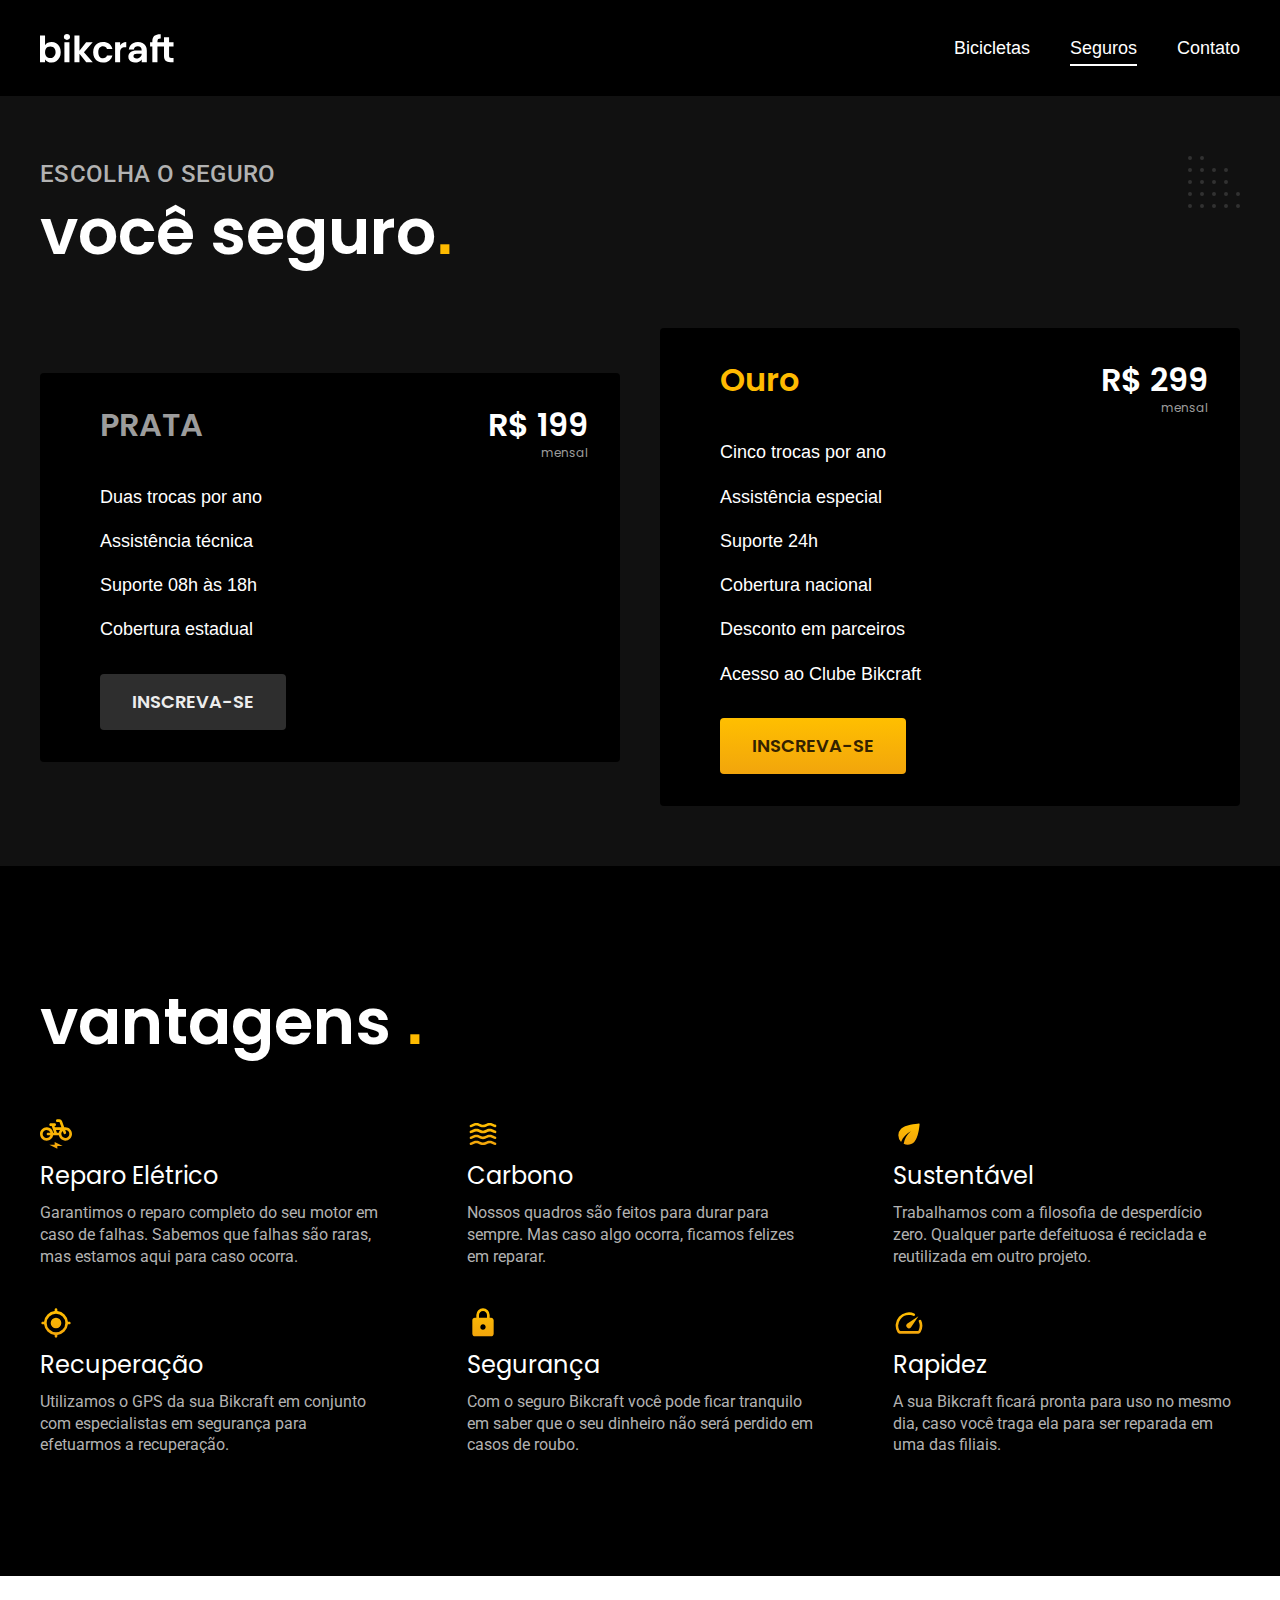
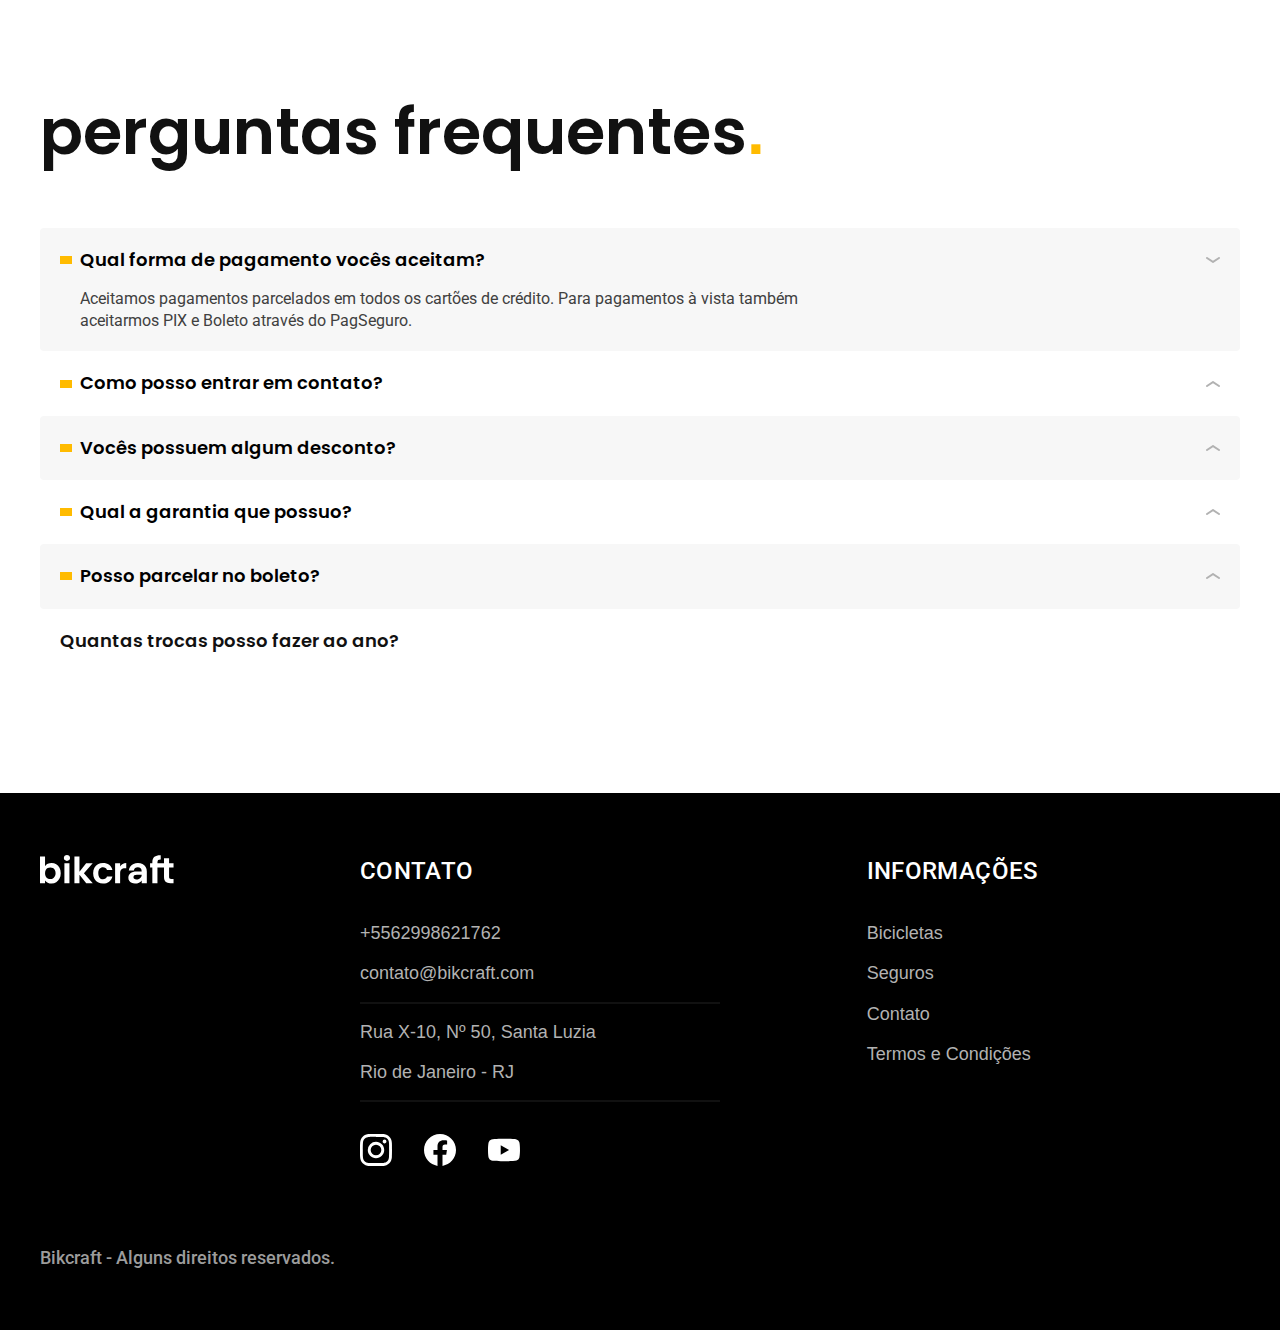
<file: seguros.html>
<!DOCTYPE html>
<html lang="pt-br">
<head>
  <meta charset="UTF-8">
  <meta name="viewport" content="width=device-width, initial-scale=1.0">
  <title>Seguros | Bikcraft</title>
  <meta name="description" content="Termos e Condições">
  <link rel="preload" href="./css/style.css" as="style">
  <link rel="shortcut icon" href="./favicon.svg" type="image/svg+xml">
  <link rel="stylesheet" href="./css/style.css">
  <link rel="preconnect" href="https://fonts.googleapis.com">
  <link rel="preconnect" href="https://fonts.gstatic.com" crossorigin>
  <link href="https://fonts.googleapis.com/css2?family=Merriweather:ital,wght@1,900&family=Poppins:wght@400;600&family=Roboto:wght@400;500&display=swap" rel="stylesheet">
  <script>
    document.documentElement.classList.add('js')
  </script>
</head>
<body id="seguros">
  <header class="header-bg">
    <div class="header container">
      <a href="./">
        <img src="./img/bikcraft.svg" alt="Logotipo Bikcraft">
      </a>
      <nav aria-label="primaria">
        <ul class="header-menu font-1-m cor-0">
          <li><a href="./bicicletas.html">Bicicletas</a></li>
          <li><a href="./seguros.html">Seguros</a></li>
          <li><a href="./contato.html">Contato</a></li>
        </ul>
      </nav>
    </div>
  </header>

  <main class="seguros-bg">
    <div class="titulo-bg">
      <div class="titulo container">
        <p class="font-2-l-b cor-5">Escolha o seguro</p>
        <h1 class="font-1-xxl cor-0">você seguro<span class="cor-p1">.</span></h1>
      </div>
    </div>
      <div class="seguros container">
        <div class="seguros-item">
          <h3 class="font-1-xl cor-6">PRATA</h3>
          <span class="font-1-xl cor-0">R$ 199 <span class="font-1-xs cor-6">mensal</span></span>
          <ul class="font-2-m cor-0">
            <li>Duas trocas por ano</li>
            <li>Assistência técnica</li>
            <li>Suporte 08h às 18h</li>
            <li>Cobertura estadual</li>
          </ul>
          <a class="botao secundario" href="./orcamento.html?tipo=seguro&produto=prata">Inscreva-se</a>
        </div>
  
        <div class="seguros-item">
          <h3 class="font-1-xl cor-p1">Ouro</h3>
          <span class="font-1-xl cor-0">R$ 299 <span class="font-1-xs cor-6">mensal</span></span>
          <ul class="font-2-m cor-0">
            <li>Cinco trocas por ano</li>
            <li>Assistência especial</li>
            <li>Suporte 24h</li>
            <li>Cobertura nacional</li>
            <li>Desconto em parceiros</li>
            <li>Acesso ao Clube Bikcraft</li>
          </ul>
          <a class="botao" href="./orcamento.html?tipo=seguro&produto=ouro">Inscreva-se</a>
        </div>
      </div>
  </main>

  <article class="vantagens-bg">
    <div class="vantagens container">
      <h2 class="font-1-xxl cor-0">vantagens <span class="cor-p1">.</span></h2>
      <ul>
        <li>
          <img src="./img/icones/eletrica.svg" alt="">
          <h3 class="font-1-l cor-0">Reparo Elétrico</h3>
          <p class="font-2-s cor-5">Garantimos o reparo completo do seu motor em caso de falhas. Sabemos que falhas são raras, mas estamos aqui para caso ocorra.</p>
        </li>
        <li>
          <img src="./img/icones/carbono.svg" alt="">
          <h3 class="font-1-l cor-0">Carbono</h3>
          <p class="font-2-s cor-5">Nossos quadros são feitos para durar para sempre. Mas caso algo ocorra, ficamos felizes em reparar.</p>
        </li>
        <li>
          <img src="./img/icones/sustentavel.svg" alt="">
          <h3 class="font-1-l cor-0">Sustentável</h3>
          <p class="font-2-s cor-5">Trabalhamos com a filosofia de desperdício zero. Qualquer parte defeituosa é reciclada e reutilizada em outro projeto.</p>
        </li>
        <li>
          <img src="./img/icones/rastreador.svg" alt="">
          <h3 class="font-1-l cor-0">Recuperação</h3>
          <p class="font-2-s cor-5">Utilizamos o GPS da sua Bikcraft em conjunto com especialistas em segurança para efetuarmos a recuperação.</p>
        </li>
        <li>
          <img src="./img/icones/seguro.svg" alt="">
          <h3 class="font-1-l cor-0">Segurança</h3>
          <p class="font-2-s cor-5">Com o seguro Bikcraft você pode ficar tranquilo em saber que o seu dinheiro não será perdido em casos de roubo.</p>
        </li>
        <li>
          <img src="./img/icones/velocidade.svg" alt="">
          <h3 class="font-1-l cor-0">Rapidez</h3>
          <p class="font-2-s cor-5">A sua Bikcraft ficará pronta para uso no mesmo dia, caso você traga ela para ser reparada em uma das filiais.</p>
        </li>
      </ul>
    </div>
  </article>

  <article class="perguntas container">
    <h2 class="font-1-xxl">perguntas frequentes<span class="cor-p1">.</span></h2>
    <dl>
      <div>
        <dt><button class="font-1-m-b" aria-controls="pergunta1" aria-expanded="true">Qual forma de pagamento vocês aceitam?</button></dt>
        <dd id="pergunta1" class="font-2-s cor-9 ativa">Aceitamos pagamentos parcelados em todos os cartões de crédito. Para pagamentos à vista também aceitarmos PIX e Boleto através do PagSeguro.</dd>
      </div>
      <div>
        <dt><button class="font-1-m-b" aria-controls="pergunta2" aria-expanded="false">Como posso entrar em contato?</button></dt>
        <dd id="pergunta2" class="font-2-s cor-9">Aceitamos pagamentos parcelados em todos os cartões de crédito. Para pagamentos à vista também aceitarmos PIX e Boleto através do PagSeguro.</dd>
      </div>
      <div>
        <dt><button class="font-1-m-b" aria-controls="pergunta3" aria-expanded="false">Vocês possuem algum desconto?</button></dt>
        <dd id="pergunta3" class="font-2-s cor-9">Aceitamos pagamentos parcelados em todos os cartões de crédito. Para pagamentos à vista também aceitarmos PIX e Boleto através do PagSeguro.</dd>
      </div>
      <div>
        <dt><button class="font-1-m-b" aria-controls="pergunta4" aria-expanded="false">Qual a garantia que possuo?</button></dt>
        <dd id="pergunta4" class="font-2-s cor-9">Aceitamos pagamentos parcelados em todos os cartões de crédito. Para pagamentos à vista também aceitarmos PIX e Boleto através do PagSeguro.</dd>
      </div>
      <div>
        <dt><button class="font-1-m-b" aria-controls="pergunta5" aria-expanded="false">Posso parcelar no boleto?</button></dt>
        <dd id="pergunta5" class="font-2-s cor-9">Aceitamos pagamentos parcelados em todos os cartões de crédito. Para pagamentos à vista também aceitarmos PIX e Boleto através do PagSeguro.</dd>
      </div>
      <div>
        <dt class="font-1-m-b">Quantas trocas posso fazer ao ano?</dt>
        <dd class="font-2-s cor-9">Aceitamos pagamentos parcelados em todos os cartões de crédito. Para pagamentos à vista também aceitarmos PIX e Boleto através do PagSeguro.</dd>
      </div>
    </dl>
  </article>

  <footer class="footer-bg">
    <div class="footer container">
      <img src="./img/bikcraft.svg" alt="">
      <div class="footer-contato">
        <h3 class="font-2-l-b cor-0">Contato</h3>
        <ul class="font-2-m cor-5">
          <li><a href="tel:+5562998621762">+5562998621762</a></li>
          <li><a href="mailto:contato@bikcraft.com">contato@bikcraft.com</a></li>
          <li>Rua X-10, Nº 50, Santa Luzia</li>
          <li>Rio de Janeiro - RJ</li>
        </ul>
        <div class="footer-redes">
          <a href="./">
            <img src="./img/redes/instagram.svg" alt="Instagram">
          </a>
          <a href="./">
            <img src="./img/redes/facebook.svg" alt="facebook">
          </a>
          <a href="./">
            <img src="./img/redes/youtube.svg" alt="Youtube">
          </a>
        </div>
      </div>
      <div class="footer-informacoes">
        <h3 class="font-2-l-b cor-0">Informações</h3>
        <nav>
          <ul class="font-1-m cor-5">
            <li><a href="./bicicletas.html">Bicicletas</a></li>
            <li><a href="./seguros.html">Seguros</a></li>
            <li><a href="./contato.html">Contato</a></li>
            <li><a href="./termos.html">Termos e Condições</a></li>
          </ul>
        </nav>
      </div>
      <p class="footer-copy font-2-m cor-6">Bikcraft - Alguns direitos reservados.</p>
    </div>
  </footer>
  <script src="./js/script.js"></script>
</body>
</html>
</file>
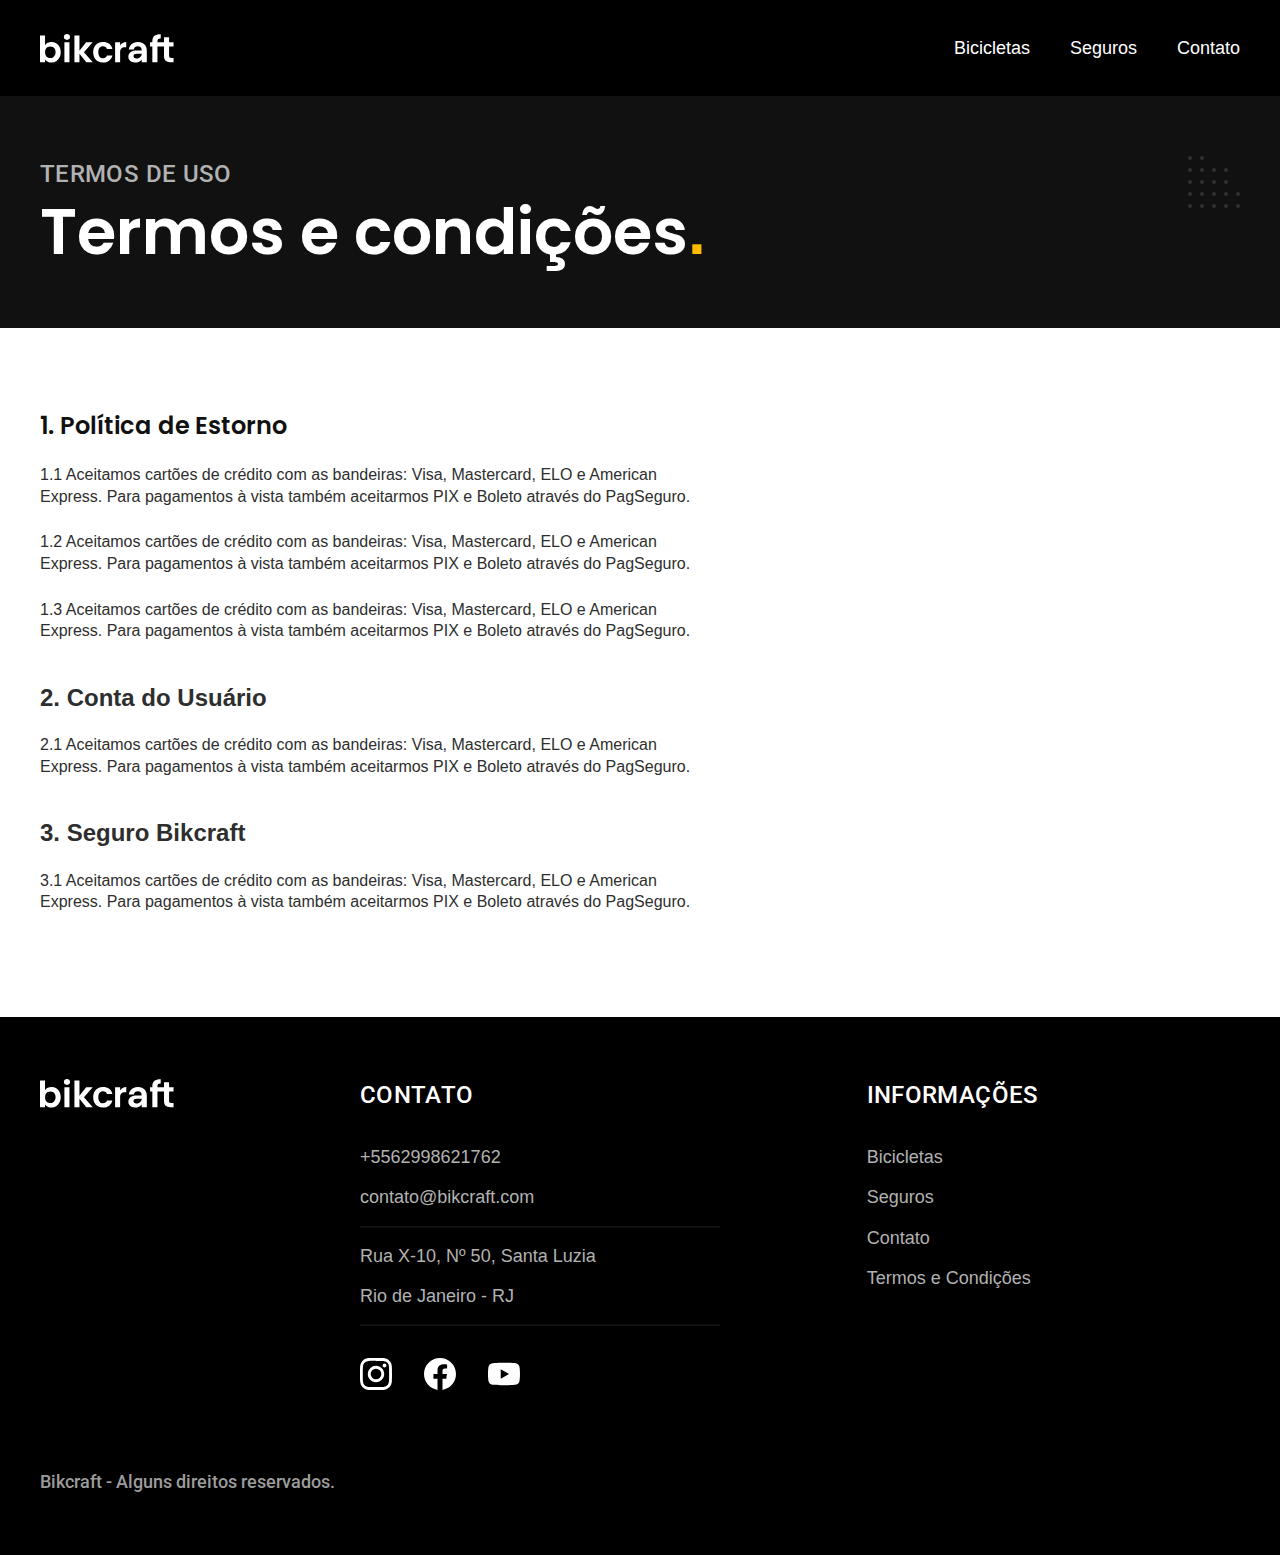
<file: termos.html>
<!DOCTYPE html>
<html lang="pt-br">
<head>
  <meta charset="UTF-8">
  <meta name="viewport" content="width=device-width, initial-scale=1.0">
  <title>Termos e Condições | Bikcraft</title>
  <meta name="description" content="Termos e Condições">
  <link rel="preload" href="./css/style.css" as="style">
  <link rel="shortcut icon" href="./favicon.svg" type="image/svg+xml">
  <link rel="stylesheet" href="./css/style.css">
  <link rel="preconnect" href="https://fonts.googleapis.com">
  <link rel="preconnect" href="https://fonts.gstatic.com" crossorigin>
  <link href="https://fonts.googleapis.com/css2?family=Merriweather:ital,wght@1,900&family=Poppins:wght@400;600&family=Roboto:wght@400;500&display=swap" rel="stylesheet">
  <script>
    document.documentElement.classList.add('js')
  </script>
</head>
<body id="termos">
  <header class="header-bg">
    <div class="header container">
      <a href="./">
        <img src="./img/bikcraft.svg" alt="Logotipo Bikcraft">
      </a>
      <nav aria-label="primaria">
        <ul class="header-menu font-1-m cor-0">
          <li><a href="./bicicletas.html">Bicicletas</a></li>
          <li><a href="./seguros.html">Seguros</a></li>
          <li><a href="./contato.html">Contato</a></li>
        </ul>
      </nav>
    </div>
  </header>

  <main>
    <div class="titulo-bg">
      <div class="titulo container">
        <p class="font-2-l-b cor-5">Termos de uso</p>
        <h1 class="font-1-xxl cor-0">Termos e condições<span class="cor-p1">.</span></h1>
      </div>
    </div>

    <div class="termos font-2-s cor-10 container">
      <h2 class="font-1-l cor-11">1. Política de Estorno</h2>
      <p>1.1 Aceitamos cartões de crédito com as bandeiras: Visa, Mastercard, ELO e American Express. Para pagamentos à vista também aceitarmos PIX e Boleto através do PagSeguro.</p>
      <p>1.2 Aceitamos cartões de crédito com as bandeiras: Visa, Mastercard, ELO e American Express. Para pagamentos à vista também aceitarmos PIX e Boleto através do PagSeguro.</p>
      <p>1.3 Aceitamos cartões de crédito com as bandeiras: Visa, Mastercard, ELO e American Express. Para pagamentos à vista também aceitarmos PIX e Boleto através do PagSeguro.</p>
      <h2>2. Conta do Usuário</h2>
      <p>2.1 Aceitamos cartões de crédito com as bandeiras: Visa, Mastercard, ELO e American Express. Para pagamentos à vista também aceitarmos PIX e Boleto através do PagSeguro.</p>
      <h2>3. Seguro Bikcraft</h2>
      <p>3.1 Aceitamos cartões de crédito com as bandeiras: Visa, Mastercard, ELO e American Express. Para pagamentos à vista também aceitarmos PIX e Boleto através do PagSeguro.</p>
    </div>
  </main>

  <footer class="footer-bg">
    <div class="footer container">
      <img src="./img/bikcraft.svg" alt="">
      <div class="footer-contato">
        <h3 class="font-2-l-b cor-0">Contato</h3>
        <ul class="font-2-m cor-5">
          <li><a href="tel:+5562998621762">+5562998621762</a></li>
          <li><a href="mailto:contato@bikcraft.com">contato@bikcraft.com</a></li>
          <li>Rua X-10, Nº 50, Santa Luzia</li>
          <li>Rio de Janeiro - RJ</li>
        </ul>
        <div class="footer-redes">
          <a href="./">
            <img src="./img/redes/instagram.svg" alt="Instagram">
          </a>
          <a href="./">
            <img src="./img/redes/facebook.svg" alt="facebook">
          </a>
          <a href="./">
            <img src="./img/redes/youtube.svg" alt="Youtube">
          </a>
        </div>
      </div>
      <div class="footer-informacoes">
        <h3 class="font-2-l-b cor-0">Informações</h3>
        <nav>
          <ul class="font-1-m cor-5">
            <li><a href="./bicicletas.html">Bicicletas</a></li>
            <li><a href="./seguros.html">Seguros</a></li>
            <li><a href="./contato.html">Contato</a></li>
            <li><a href="./termos.html">Termos e Condições</a></li>
          </ul>
        </nav>
      </div>
      <p class="footer-copy font-2-m cor-6">Bikcraft - Alguns direitos reservados.</p>
    </div>
  </footer>
  <script src="./js/script.js"></script>
</body>
</html>
</file>
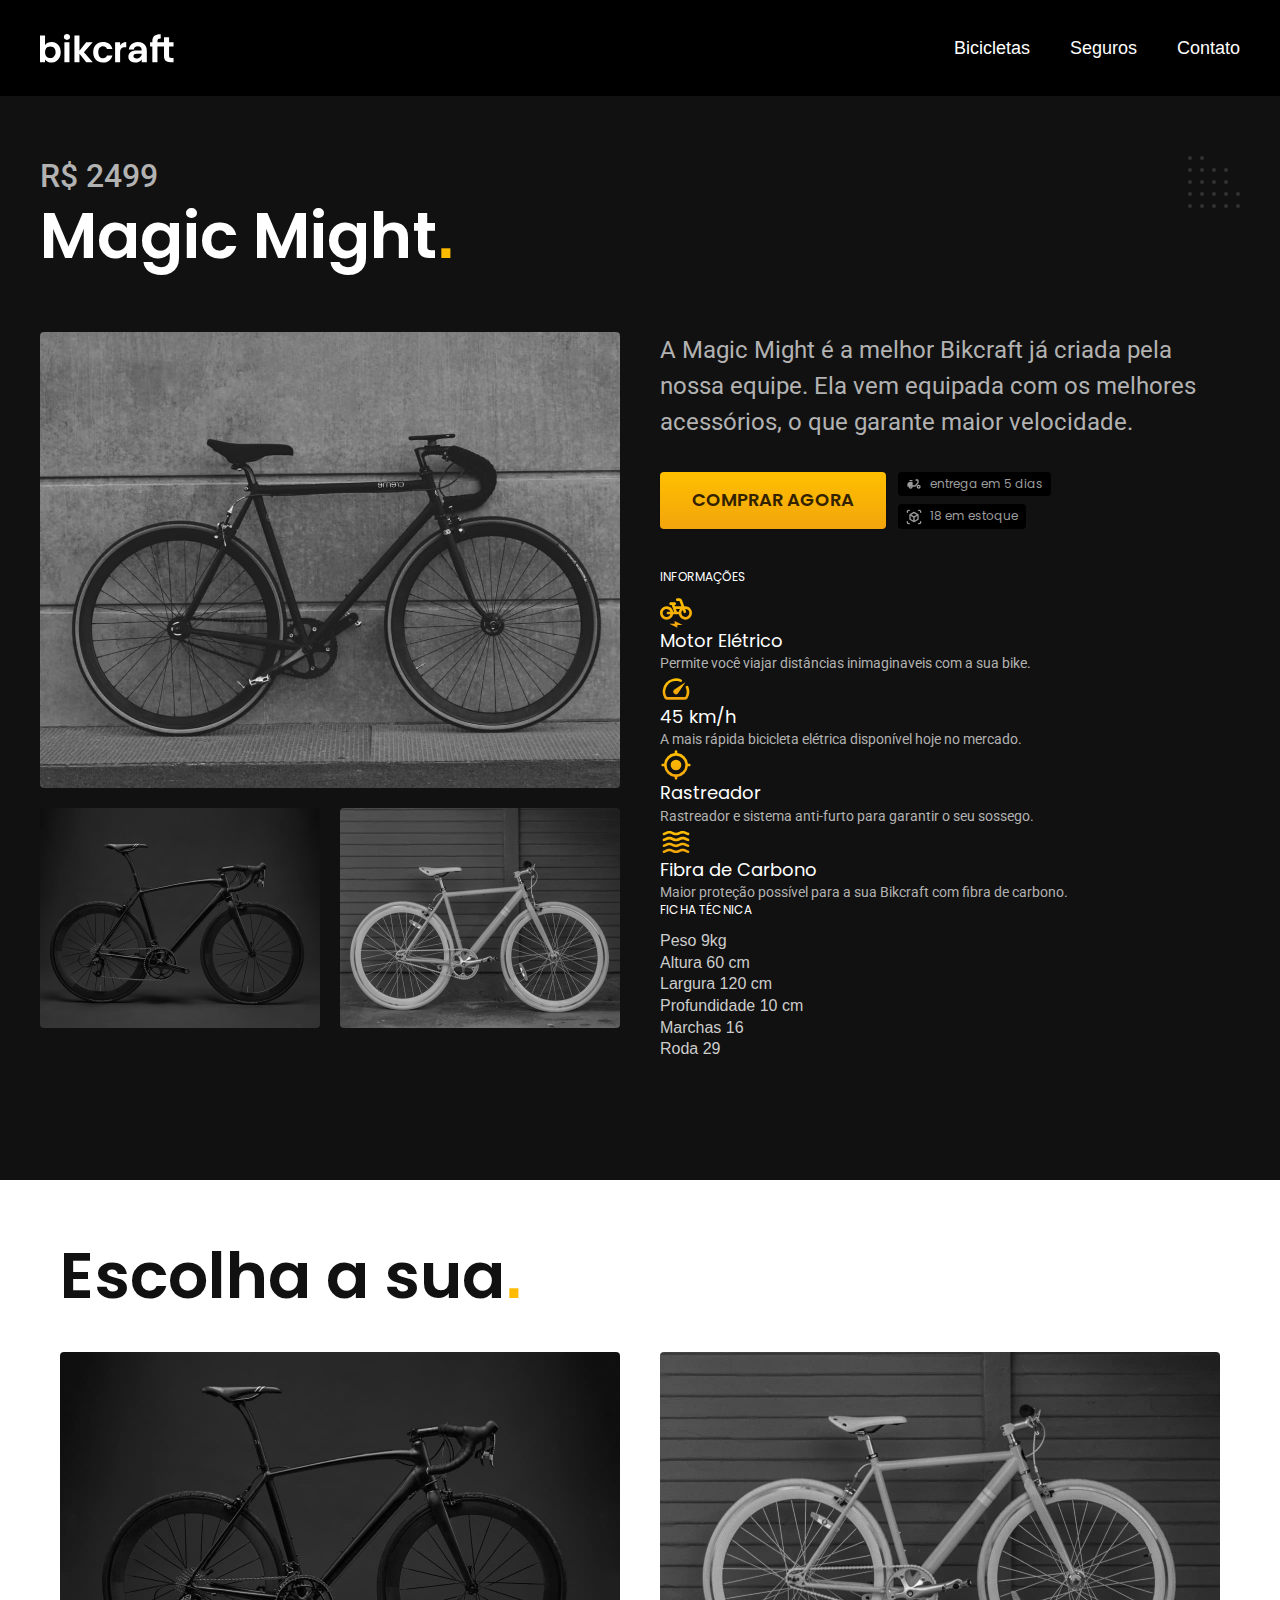
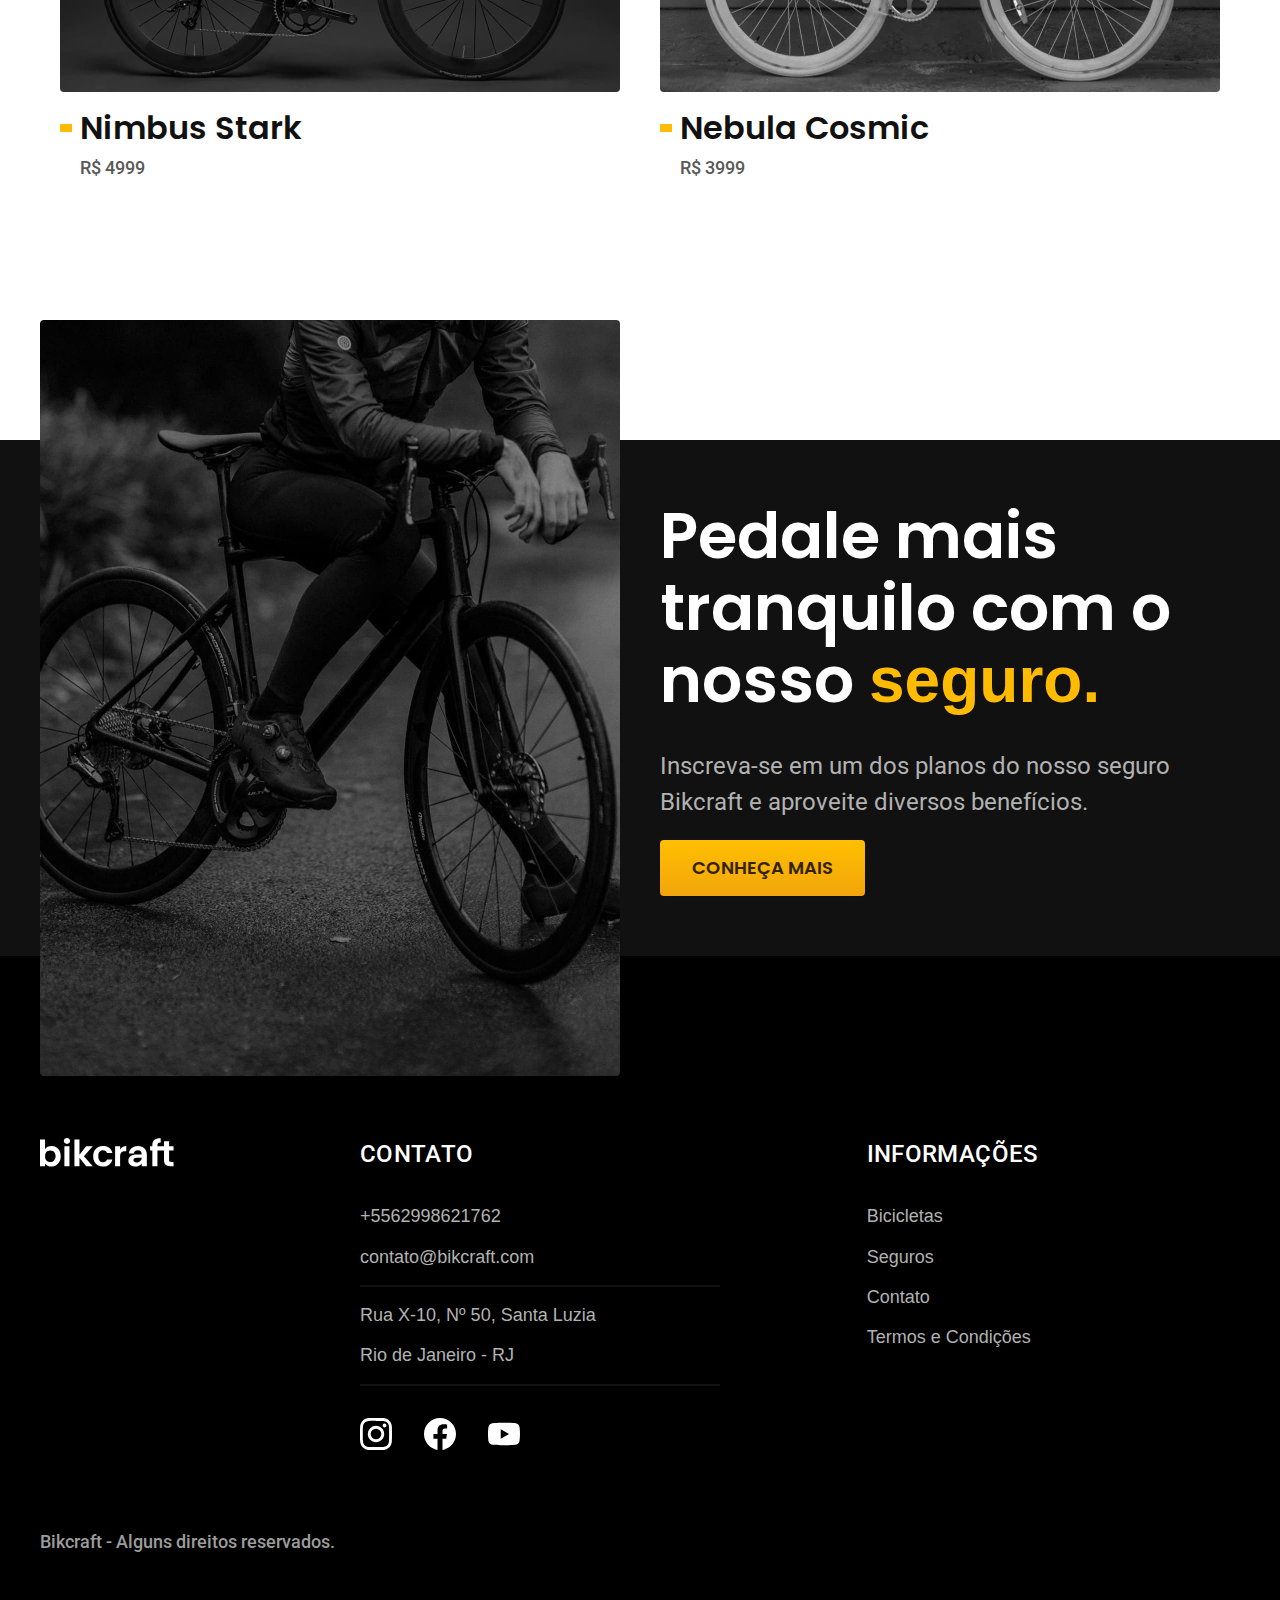
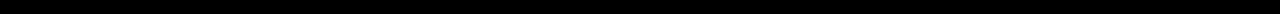
<file: bicicletas/magic.html>
<!DOCTYPE html>
<html lang="pt-br">
<head>
  <meta charset="UTF-8">
  <meta name="viewport" content="width=device-width, initial-scale=1.0">
  <title>Magic Might | Bikcraft</title>
  <meta name="description" content="Termos e Condições">
  <link rel="shortcut icon" href="../favicon.svg" type="image/svg+xml">
  <link rel="stylesheet" href="../css/style.css">
  <link rel="preconnect" href="https://fonts.googleapis.com">
  <link rel="preconnect" href="https://fonts.gstatic.com" crossorigin>
  <link href="https://fonts.googleapis.com/css2?family=Merriweather:ital,wght@1,900&family=Poppins:wght@400;600&family=Roboto:wght@400;500&display=swap" rel="stylesheet">
  <script>
    document.documentElement.classList.add('js')
  </script>
</head>
<body id="bicicleta">
  <header class="header-bg">
    <div class="header container">
      <a href="../">
        <img src="../img/bikcraft.svg" alt="Logotipo Bikcraft">
      </a>
      <nav aria-label="primaria">
        <ul class="header-menu font-1-m cor-0">
          <li><a href="../bicicletas.html">Bicicletas</a></li>
          <li><a href="../seguros.html">Seguros</a></li>
          <li><a href="../contato.html">Contato</a></li>
        </ul>
      </nav>
    </div>
  </header>

  <main class="titulo-bg">
    <div>
      <div class="titulo container">
        <p class="font-2-xl cor-5">R$ 2499</p>
        <h1 class="font-1-xxl cor-0">Magic Might<span class="cor-p1">.</span></h1>
      </div>
    </div>
    <div class="bicicleta container">
      <div class="bicicleta-imagens">
        <img src="../img/bicicleta/nimbus2.jpg" alt="">
        <img src="../img/bicicleta/nimbus1.jpg" alt="">
        <img src="../img/bicicleta/nimbus3.jpg" alt="">
      </div>
      <div class="bicicleta-conteudo">
        <p class="font-2-l cor-5">A Magic Might é a melhor Bikcraft já criada pela nossa equipe. Ela vem equipada com os melhores acessórios, o que garante maior velocidade.</p>
        <div class="bicicleta-comprar">
          <a class="botao" href="../orcamento.html?tipo=bikcraft&produto=magic">Comprar Agora</a>
          <span class="font-1-xs cor-6"><img src="../img/icones/entrega.svg" alt="">entrega em 5 dias</span>
          <span class="font-1-xs cor-6"><img src="../img/icones/estoque.svg" alt="">18 em estoque</span>
        </div>
      
      <h2 class="font-1-xs cor-0">Informações</h2>
      <ul class="bicicletas-informacoes">
        <li>
          <img src="../img/icones/eletrica.svg" alt="">
          <h3 class="font-1-m cor-0">Motor Elétrico</h3>
          <p class="font-2-xs cor-5">Permite você viajar distâncias inimaginaveis com a sua bike.</p>
        </li>
        <li>
          <img src="../img/icones/velocidade.svg" alt="">
          <h3 class="font-1-m cor-0">45 km/h</h3>
          <p class="font-2-xs cor-5">A mais rápida bicicleta elétrica disponível hoje no mercado.</p>
        </li>
        <li>
          <img src="../img/icones/rastreador.svg" alt="">
          <h3 class="font-1-m cor-0">Rastreador</h3>
          <p class="font-2-xs cor-5">Rastreador e sistema anti-furto para garantir o seu sossego.</p>
        </li>
        <li>
          <img src="../img/icones/carbono.svg" alt="">
          <h3 class="font-1-m cor-0">Fibra de Carbono</h3>
          <p class="font-2-xs cor-5">Maior proteção possível para a sua Bikcraft com fibra de carbono.</p>
        </li>
      </ul>
      <h2 class="font-1-xs cor-0">Ficha Técnica</h2>
      <ul class="bicicletas-ficha font-2-s cor-4">
        <li>Peso <span>9kg</span></li>
        <li>Altura <span>60 cm</span></li>
        <li>Largura <span>120 cm</span></li>
        <li>Profundidade <span>10 cm</span></li>
        <li>Marchas <span>16</span></li>
        <li>Roda <span>29</span></li>
      </ul>
    </div>
    </div>
  </main>

  <article class="bicicletas-lista container">
    <h2 class="font-1-xxl container">Escolha a sua<span class="cor-p1">.</span></h2>

    <ul>
      <li>
        <a href="./nimbus.html">
          <img src="../img/bicicletas/nimbus.jpg" alt="Bicicleta Preta">
          <h3 class="font-1-xl">Nimbus Stark</h3>
          <span class="font-2-m cor-8">R$ 4999</span>
        </a>
      </li>
      <li>
        <a href="./nebula.html">
          <img src="../img/bicicletas/nebula.jpg" alt="Bicicleta Preta">
          <h3 class="font-1-xl">Nebula Cosmic</h3>
          <span class="font-2-m cor-8">R$ 3999</span>
        </a>
      </li>
    </ul>
  </article>

  <article class="seguro-bg">
    <div class="seguro container">
      <div class="seguro-imagem">
        <img src="../img/fotos/seguros.jpg" alt="Pessoa em cima de bicicleta">
      </div>
      <div class="seguro-conteudo">
        <h2 class="font-1-xxl cor-0">Pedale mais tranquilo com o nosso <span class="cor-p1">seguro.</span></h2>
        <p class="font-2-l cor-5">Inscreva-se em um dos planos do nosso seguro Bikcraft e aproveite diversos benefícios.</p>
      <a class="botao" href="../seguros.html">Conheça Mais</a>
      </div>
    </div>
  </article>

  <footer class="footer-bg">
    <div class="footer container">
      <img src="../img/bikcraft.svg" alt="">
      <div class="footer-contato">
        <h3 class="font-2-l-b cor-0">Contato</h3>
        <ul class="font-2-m cor-5">
          <li><a href="tel:+5562998621762">+5562998621762</a></li>
          <li><a href="mailto:contato@bikcraft.com">contato@bikcraft.com</a></li>
          <li>Rua X-10, Nº 50, Santa Luzia</li>
          <li>Rio de Janeiro - RJ</li>
        </ul>
        <div class="footer-redes">
          <a href="../">
            <img src="../img/redes/instagram.svg" alt="Instagram">
          </a>
          <a href="../">
            <img src="../img/redes/facebook.svg" alt="facebook">
          </a>
          <a href="../">
            <img src="../img/redes/youtube.svg" alt="Youtube">
          </a>
        </div>
      </div>
      <div class="footer-informacoes">
        <h3 class="font-2-l-b cor-0">Informações</h3>
        <nav>
          <ul class="font-1-m cor-5">
            <li><a href="../bicicletas.html">Bicicletas</a></li>
            <li><a href="../seguros.html">Seguros</a></li>
            <li><a href="../contato.html">Contato</a></li>
            <li><a href="../termos.html">Termos e Condições</a></li>
          </ul>
        </nav>
      </div>
      <p class="footer-copy font-2-m cor-6">Bikcraft - Alguns direitos reservados.</p>
    </div>
  </footer>
  <script src="../js/script.js"></script>
</body>
</html>
</file>
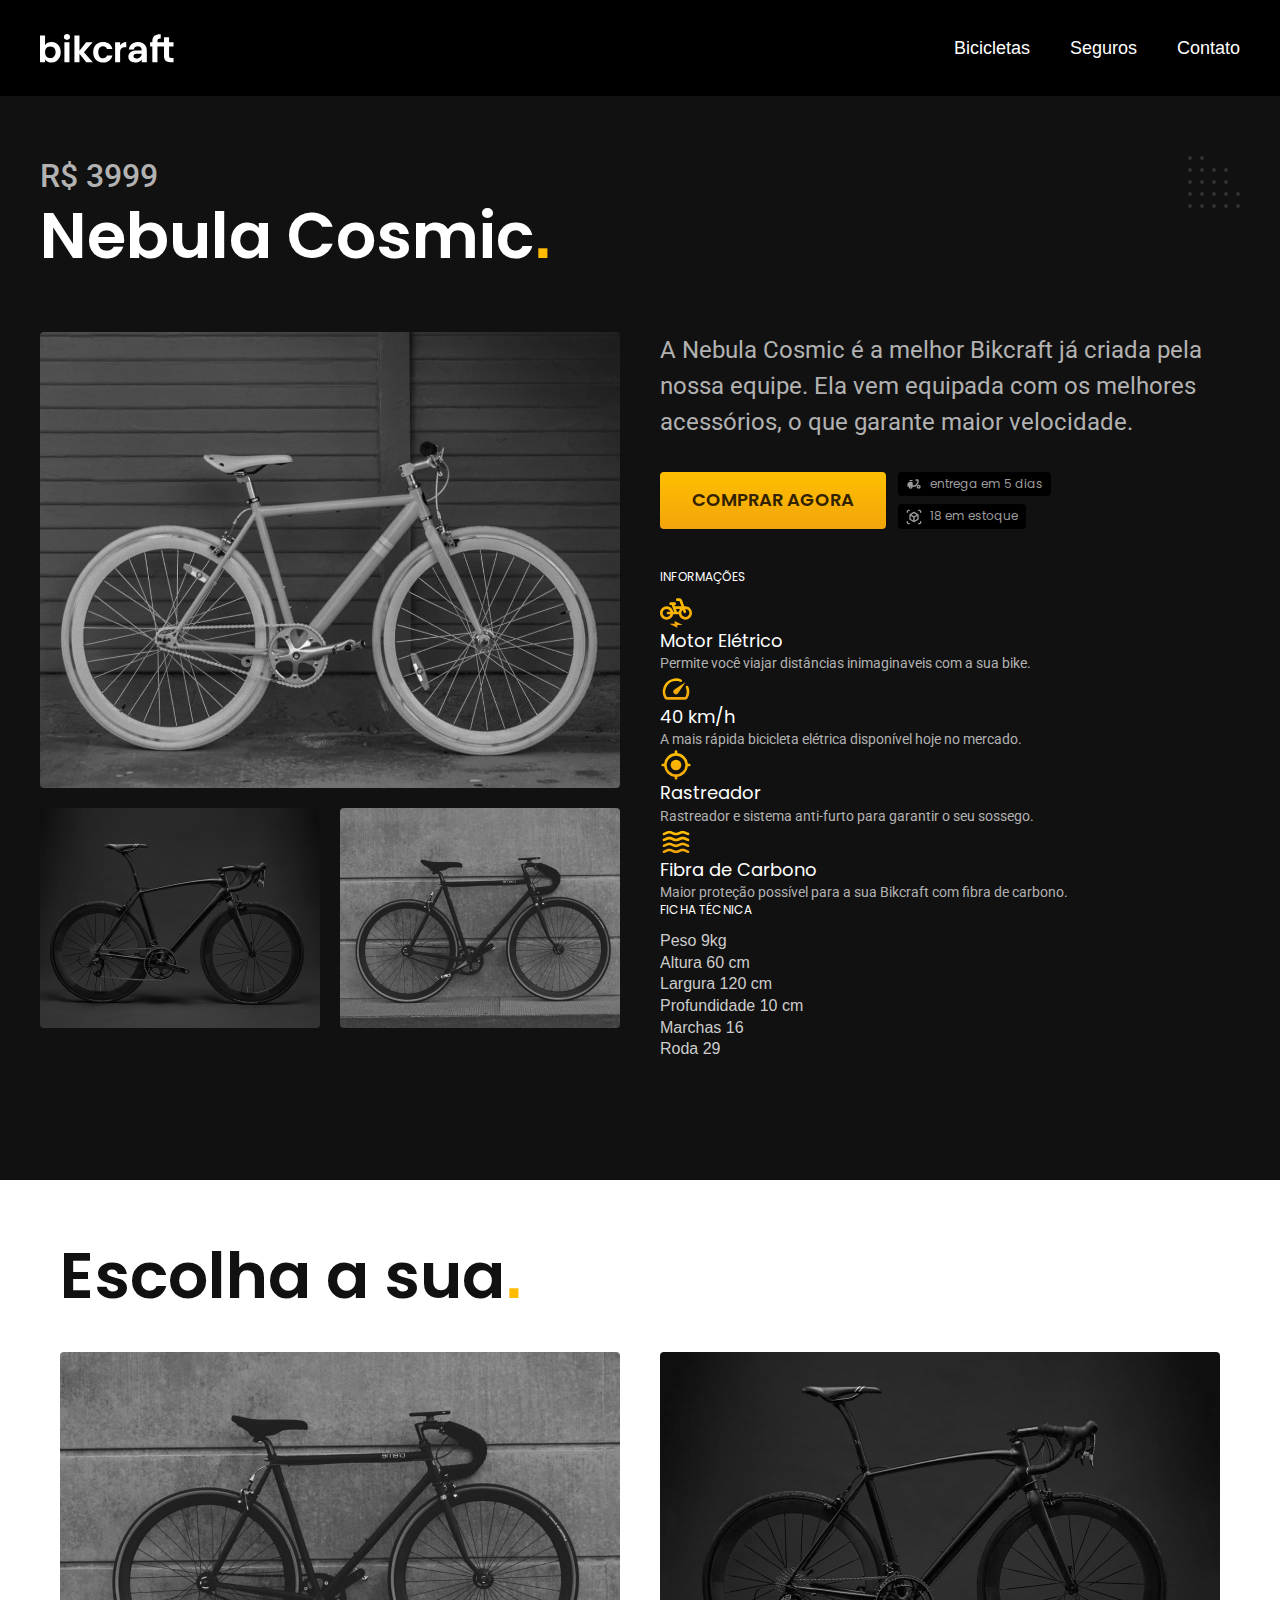
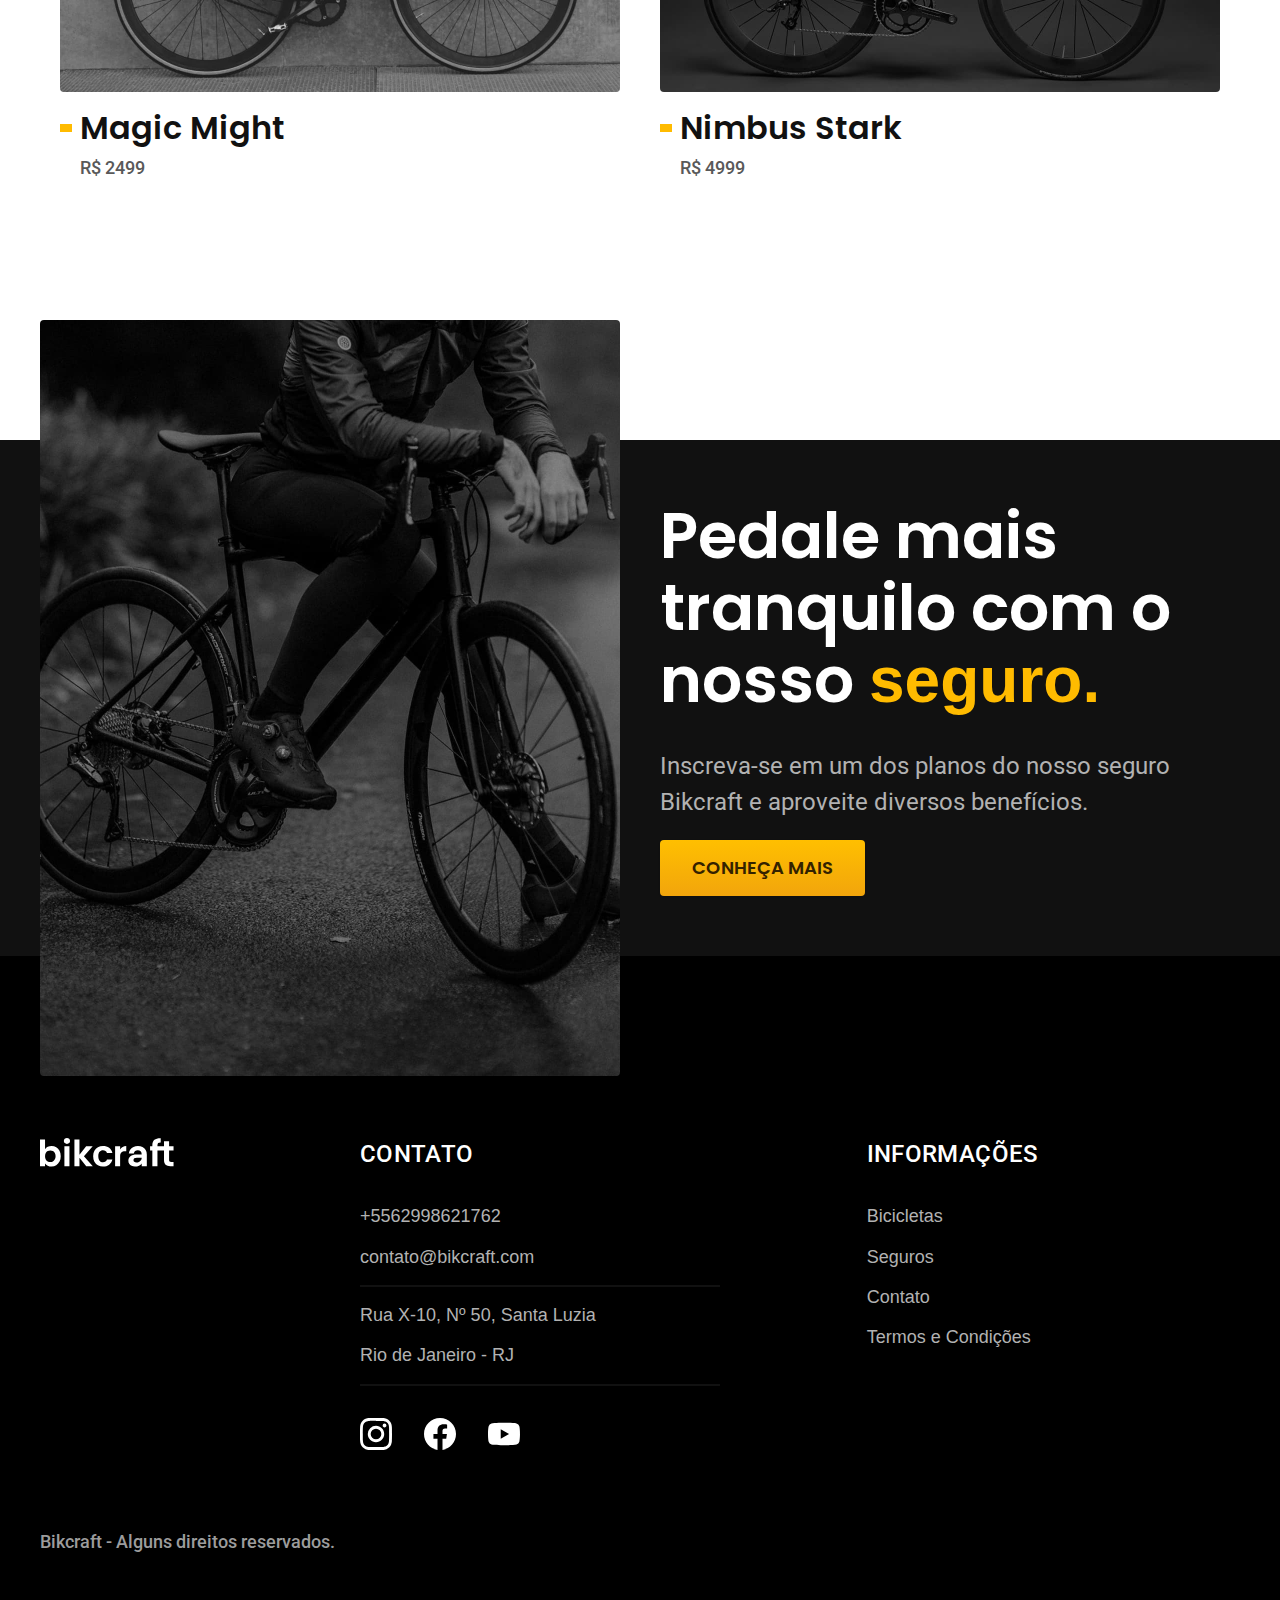
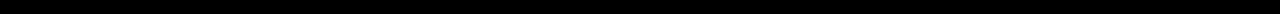
<file: bicicletas/nebula.html>
<!DOCTYPE html>
<html lang="pt-br">
<head>
  <meta charset="UTF-8">
  <meta name="viewport" content="width=device-width, initial-scale=1.0">
  <title>Nebula | Bikcraft</title>
  <meta name="description" content="Termos e Condições">
  <link rel="shortcut icon" href="../favicon.svg" type="image/svg+xml">
  <link rel="stylesheet" href="../css/style.css">
  <link rel="preconnect" href="https://fonts.googleapis.com">
  <link rel="preconnect" href="https://fonts.gstatic.com" crossorigin>
  <link href="https://fonts.googleapis.com/css2?family=Merriweather:ital,wght@1,900&family=Poppins:wght@400;600&family=Roboto:wght@400;500&display=swap" rel="stylesheet">
  <script>
    document.documentElement.classList.add('js')
  </script>
</head>
<body id="bicicleta">
  <header class="header-bg">
    <div class="header container">
      <a href="../">
        <img src="../img/bikcraft.svg" alt="Logotipo Bikcraft">
      </a>
      <nav aria-label="primaria">
        <ul class="header-menu font-1-m cor-0">
          <li><a href="../bicicletas.html">Bicicletas</a></li>
          <li><a href="../seguros.html">Seguros</a></li>
          <li><a href="../contato.html">Contato</a></li>
        </ul>
      </nav>
    </div>
  </header>

  <main class="titulo-bg">
    <div>
      <div class="titulo container">
        <p class="font-2-xl cor-5">R$ 3999</p>
        <h1 class="font-1-xxl cor-0">Nebula Cosmic<span class="cor-p1">.</span></h1>
      </div>
    </div>
    <div class="bicicleta container">
      <div class="bicicleta-imagens">
        <img src="../img/bicicleta/nimbus3.jpg" alt="">
        <img src="../img/bicicleta/nimbus1.jpg" alt="">
        <img src="../img/bicicleta/nimbus2.jpg" alt="">
      </div>
      <div class="bicicleta-conteudo">
        <p class="font-2-l cor-5">A Nebula Cosmic é a melhor Bikcraft já criada pela nossa equipe. Ela vem equipada com os melhores acessórios, o que garante maior velocidade.</p>
        <div class="bicicleta-comprar">
          <a class="botao" href="../orcamento.html?tipo=bikcraft&produto=nebula">Comprar Agora</a>
          <span class="font-1-xs cor-6"><img src="../img/icones/entrega.svg" alt="">entrega em 5 dias</span>
          <span class="font-1-xs cor-6"><img src="../img/icones/estoque.svg" alt="">18 em estoque</span>
        </div>
      
      <h2 class="font-1-xs cor-0">Informações</h2>
      <ul class="bicicletas-informacoes">
        <li>
          <img src="../img/icones/eletrica.svg" alt="">
          <h3 class="font-1-m cor-0">Motor Elétrico</h3>
          <p class="font-2-xs cor-5">Permite você viajar distâncias inimaginaveis com a sua bike.</p>
        </li>
        <li>
          <img src="../img/icones/velocidade.svg" alt="">
          <h3 class="font-1-m cor-0">40 km/h</h3>
          <p class="font-2-xs cor-5">A mais rápida bicicleta elétrica disponível hoje no mercado.</p>
        </li>
        <li>
          <img src="../img/icones/rastreador.svg" alt="">
          <h3 class="font-1-m cor-0">Rastreador</h3>
          <p class="font-2-xs cor-5">Rastreador e sistema anti-furto para garantir o seu sossego.</p>
        </li>
        <li>
          <img src="../img/icones/carbono.svg" alt="">
          <h3 class="font-1-m cor-0">Fibra de Carbono</h3>
          <p class="font-2-xs cor-5">Maior proteção possível para a sua Bikcraft com fibra de carbono.</p>
        </li>
      </ul>
      <h2 class="font-1-xs cor-0">Ficha Técnica</h2>
      <ul class="bicicletas-ficha font-2-s cor-4">
        <li>Peso <span>9kg</span></li>
        <li>Altura <span>60 cm</span></li>
        <li>Largura <span>120 cm</span></li>
        <li>Profundidade <span>10 cm</span></li>
        <li>Marchas <span>16</span></li>
        <li>Roda <span>29</span></li>
      </ul>
    </div>
    </div>
  </main>

  <article class="bicicletas-lista container">
    <h2 class="font-1-xxl container">Escolha a sua<span class="cor-p1">.</span></h2>

    <ul>
      <li>
        <a href="./magic.html">
          <img src="../img/bicicletas/magic.jpg" alt="Bicicleta Preta">
          <h3 class="font-1-xl">Magic Might</h3>
          <span class="font-2-m cor-8">R$ 2499</span>
        </a>
      </li>
      <li>
        <a href="./nimbus.html">
          <img src="../img/bicicletas/nimbus.jpg" alt="Bicicleta Preta">
          <h3 class="font-1-xl">Nimbus Stark</h3>
          <span class="font-2-m cor-8">R$ 4999</span>
        </a>
      </li>
    </ul>
  </article>

  <article class="seguro-bg">
    <div class="seguro container">
      <div class="seguro-imagem">
        <img src="../img/fotos/seguros.jpg" alt="Pessoa em cima de bicicleta">
      </div>
      <div class="seguro-conteudo">
        <h2 class="font-1-xxl cor-0">Pedale mais tranquilo com o nosso <span class="cor-p1">seguro.</span></h2>
        <p class="font-2-l cor-5">Inscreva-se em um dos planos do nosso seguro Bikcraft e aproveite diversos benefícios.</p>
      <a class="botao" href="../seguros.html">Conheça Mais</a>
      </div>
    </div>
  </article>

  <footer class="footer-bg">
    <div class="footer container">
      <img src="../img/bikcraft.svg" alt="">
      <div class="footer-contato">
        <h3 class="font-2-l-b cor-0">Contato</h3>
        <ul class="font-2-m cor-5">
          <li><a href="tel:+5562998621762">+5562998621762</a></li>
          <li><a href="mailto:contato@bikcraft.com">contato@bikcraft.com</a></li>
          <li>Rua X-10, Nº 50, Santa Luzia</li>
          <li>Rio de Janeiro - RJ</li>
        </ul>
        <div class="footer-redes">
          <a href="../">
            <img src="../img/redes/instagram.svg" alt="Instagram">
          </a>
          <a href="../">
            <img src="../img/redes/facebook.svg" alt="facebook">
          </a>
          <a href="../">
            <img src="../img/redes/youtube.svg" alt="Youtube">
          </a>
        </div>
      </div>
      <div class="footer-informacoes">
        <h3 class="font-2-l-b cor-0">Informações</h3>
        <nav>
          <ul class="font-1-m cor-5">
            <li><a href="../bicicletas.html">Bicicletas</a></li>
            <li><a href="../seguros.html">Seguros</a></li>
            <li><a href="../contato.html">Contato</a></li>
            <li><a href="../termos.html">Termos e Condições</a></li>
          </ul>
        </nav>
      </div>
      <p class="footer-copy font-2-m cor-6">Bikcraft - Alguns direitos reservados.</p>
    </div>
  </footer>
</body>
</html>
</file>
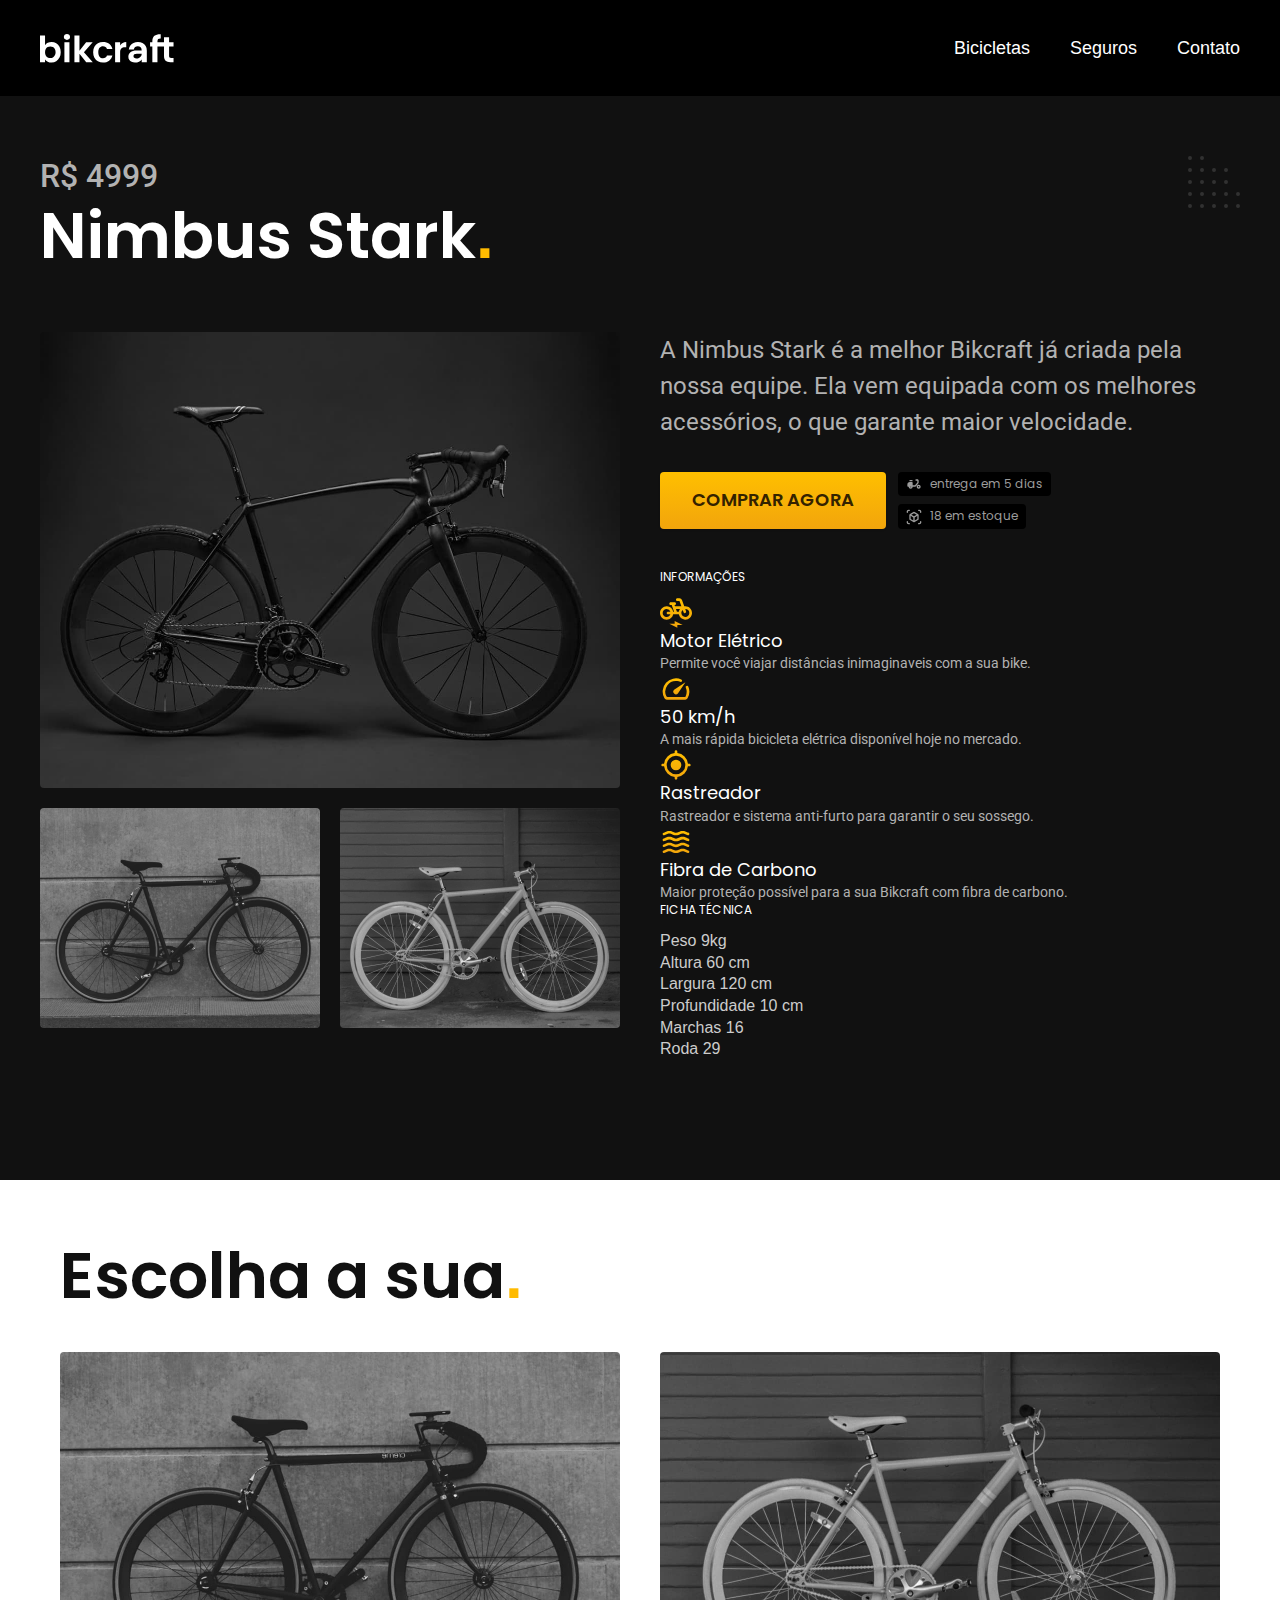
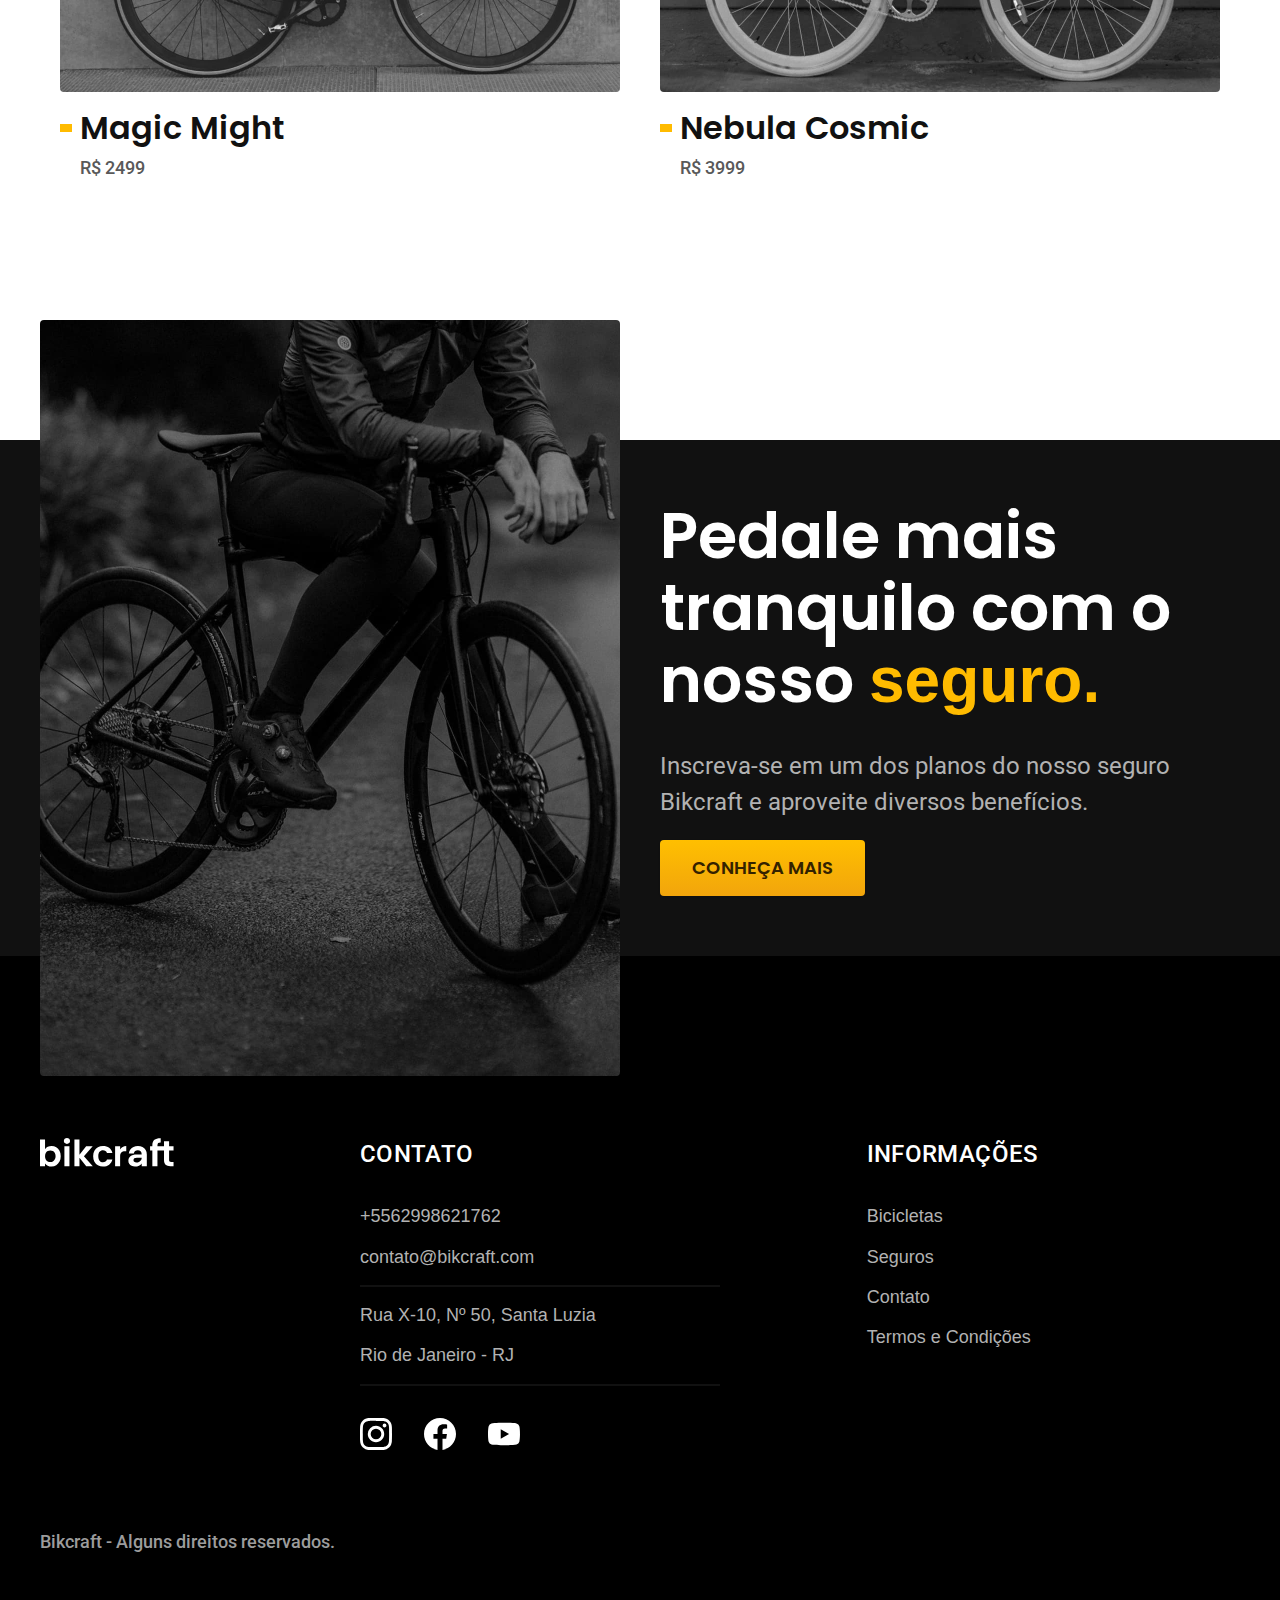
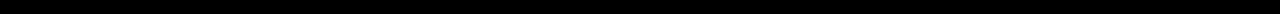
<file: bicicletas/nimbus.html>
<!DOCTYPE html>
<html lang="pt-br">
<head>
  <meta charset="UTF-8">
  <meta name="viewport" content="width=device-width, initial-scale=1.0">
  <title>Nimbus Stark | Bikcraft</title>
  <meta name="description" content="Termos e Condições">
  <link rel="shortcut icon" href="../favicon.svg" type="image/svg+xml">
  <link rel="stylesheet" href="../css/style.css">
  <link rel="preconnect" href="https://fonts.googleapis.com">
  <link rel="preconnect" href="https://fonts.gstatic.com" crossorigin>
  <link href="https://fonts.googleapis.com/css2?family=Merriweather:ital,wght@1,900&family=Poppins:wght@400;600&family=Roboto:wght@400;500&display=swap" rel="stylesheet">
  <script>
    document.documentElement.classList.add('js');
  </script>
</head>
<body id="bicicleta">
  <header class="header-bg">
    <div class="header container">
      <a href="../">
        <img src="../img/bikcraft.svg" alt="Logotipo Bikcraft">
      </a>
      <nav aria-label="primaria">
        <ul class="header-menu font-1-m cor-0">
          <li><a href="../bicicletas.html">Bicicletas</a></li>
          <li><a href="../seguros.html">Seguros</a></li>
          <li><a href="../contato.html">Contato</a></li>
        </ul>
      </nav>
    </div>
  </header>

  <main class="titulo-bg">
    <div>
      <div class="titulo container">
        <p class="font-2-xl cor-5">R$ 4999</p>
        <h1 class="font-1-xxl cor-0">Nimbus Stark<span class="cor-p1">.</span></h1>
      </div>
    </div>
    <div class="bicicleta container">
      <div class="bicicleta-imagens">
        <img src="../img/bicicleta/nimbus1.jpg" alt="">
        <img src="../img/bicicleta/nimbus2.jpg" alt="">
        <img src="../img/bicicleta/nimbus3.jpg" alt="">
      </div>
      <div class="bicicleta-conteudo">
        <p class="font-2-l cor-5">A Nimbus Stark é a melhor Bikcraft já criada pela nossa equipe. Ela vem equipada com os melhores acessórios, o que garante maior velocidade.</p>
        <div class="bicicleta-comprar">
          <a class="botao" href="../orcamento.html?tipo=bikcraft&produto=nimbus">Comprar Agora</a>
          <span class="font-1-xs cor-6"><img src="../img/icones/entrega.svg" alt="">entrega em 5 dias</span>
          <span class="font-1-xs cor-6"><img src="../img/icones/estoque.svg" alt="">18 em estoque</span>
        </div>
      
      <h2 class="font-1-xs cor-0">Informações</h2>
      <ul class="bicicletas-informacoes">
        <li>
          <img src="../img/icones/eletrica.svg" alt="">
          <h3 class="font-1-m cor-0">Motor Elétrico</h3>
          <p class="font-2-xs cor-5">Permite você viajar distâncias inimaginaveis com a sua bike.</p>
        </li>
        <li>
          <img src="../img/icones/velocidade.svg" alt="">
          <h3 class="font-1-m cor-0">50 km/h</h3>
          <p class="font-2-xs cor-5">A mais rápida bicicleta elétrica disponível hoje no mercado.</p>
        </li>
        <li>
          <img src="../img/icones/rastreador.svg" alt="">
          <h3 class="font-1-m cor-0">Rastreador</h3>
          <p class="font-2-xs cor-5">Rastreador e sistema anti-furto para garantir o seu sossego.</p>
        </li>
        <li>
          <img src="../img/icones/carbono.svg" alt="">
          <h3 class="font-1-m cor-0">Fibra de Carbono</h3>
          <p class="font-2-xs cor-5">Maior proteção possível para a sua Bikcraft com fibra de carbono.</p>
        </li>
      </ul>
      <h2 class="font-1-xs cor-0">Ficha Técnica</h2>
      <ul class="bicicletas-ficha font-2-s cor-4">
        <li>Peso <span>9kg</span></li>
        <li>Altura <span>60 cm</span></li>
        <li>Largura <span>120 cm</span></li>
        <li>Profundidade <span>10 cm</span></li>
        <li>Marchas <span>16</span></li>
        <li>Roda <span>29</span></li>
      </ul>
    </div>
    </div>
  </main>

  <article class="bicicletas-lista container">
    <h2 class="font-1-xxl container">Escolha a sua<span class="cor-p1">.</span></h2>

    <ul>
      <li>
        <a href="./magic.html">
          <img src="../img/bicicletas/magic.jpg" alt="Bicicleta Preta">
          <h3 class="font-1-xl">Magic Might</h3>
          <span class="font-2-m cor-8">R$ 2499</span>
        </a>
      </li>
      <li>
        <a href="./nebula.html">
          <img src="../img/bicicletas/nebula.jpg" alt="Bicicleta Preta">
          <h3 class="font-1-xl">Nebula Cosmic</h3>
          <span class="font-2-m cor-8">R$ 3999</span>
        </a>
      </li>
    </ul>
  </article>

  <article class="seguro-bg">
    <div class="seguro container">
      <div class="seguro-imagem">
        <img src="../img/fotos/seguros.jpg" alt="Pessoa em cima de bicicleta">
      </div>
      <div class="seguro-conteudo">
        <h2 class="font-1-xxl cor-0">Pedale mais tranquilo com o nosso <span class="cor-p1">seguro.</span></h2>
        <p class="font-2-l cor-5">Inscreva-se em um dos planos do nosso seguro Bikcraft e aproveite diversos benefícios.</p>
      <a class="botao" href="../seguros.html">Conheça Mais</a>
      </div>
    </div>
  </article>

  <footer class="footer-bg">
    <div class="footer container">
      <img src="../img/bikcraft.svg" alt="">
      <div class="footer-contato">
        <h3 class="font-2-l-b cor-0">Contato</h3>
        <ul class="font-2-m cor-5">
          <li><a href="tel:+5562998621762">+5562998621762</a></li>
          <li><a href="mailto:contato@bikcraft.com">contato@bikcraft.com</a></li>
          <li>Rua X-10, Nº 50, Santa Luzia</li>
          <li>Rio de Janeiro - RJ</li>
        </ul>
        <div class="footer-redes">
          <a href="../">
            <img src="../img/redes/instagram.svg" alt="Instagram">
          </a>
          <a href="../">
            <img src="../img/redes/facebook.svg" alt="facebook">
          </a>
          <a href="../">
            <img src="../img/redes/youtube.svg" alt="Youtube">
          </a>
        </div>
      </div>
      <div class="footer-informacoes">
        <h3 class="font-2-l-b cor-0">Informações</h3>
        <nav>
          <ul class="font-1-m cor-5">
            <li><a href="../bicicletas.html">Bicicletas</a></li>
            <li><a href="../seguros.html">Seguros</a></li>
            <li><a href="../contato.html">Contato</a></li>
            <li><a href="../termos.html">Termos e Condições</a></li>
          </ul>
        </nav>
      </div>
      <p class="footer-copy font-2-m cor-6">Bikcraft - Alguns direitos reservados.</p>
    </div>
  </footer>
  <script src="../js/script.js"></script>
</body>
</html>
</file>
<file: css/style.css>
@import './global/global.css';
@import './utilidades/tipografia.css';
@import './utilidades/cores.css';
@import './utilidades/animacao.css';


/* Home */
@import './global/header.css';
@import './global/footer.css';

/* Home */
@import './home/introducao.css';
@import './home/tecnologia.css';
@import './home/parceiros.css';
@import './home/depoimento.css';

/* Utilidades */
@import './utilidades/componentes.css'; 
@import './utilidades/formulario.css';

/* Bicicletas */
@import './bicicletas/bicicletas-lista.css';
@import './bicicletas/bicicletas.css';

/* Bicicleta */
@import './bicicleta/bicicleta.css';
@import './bicicleta/seguro.css';

/* Seguros */
@import './seguros/seguros.css';
@import './seguros/vantagens.css';
@import './seguros/perguntas.css';

/* Contato */
@import './contato/contato.css';
@import './contato/lojas.css';

/* Orçamento */
@import './orcamento/orcamento.css';

/* Termos */
@import './termos/termos.css';
</file>
